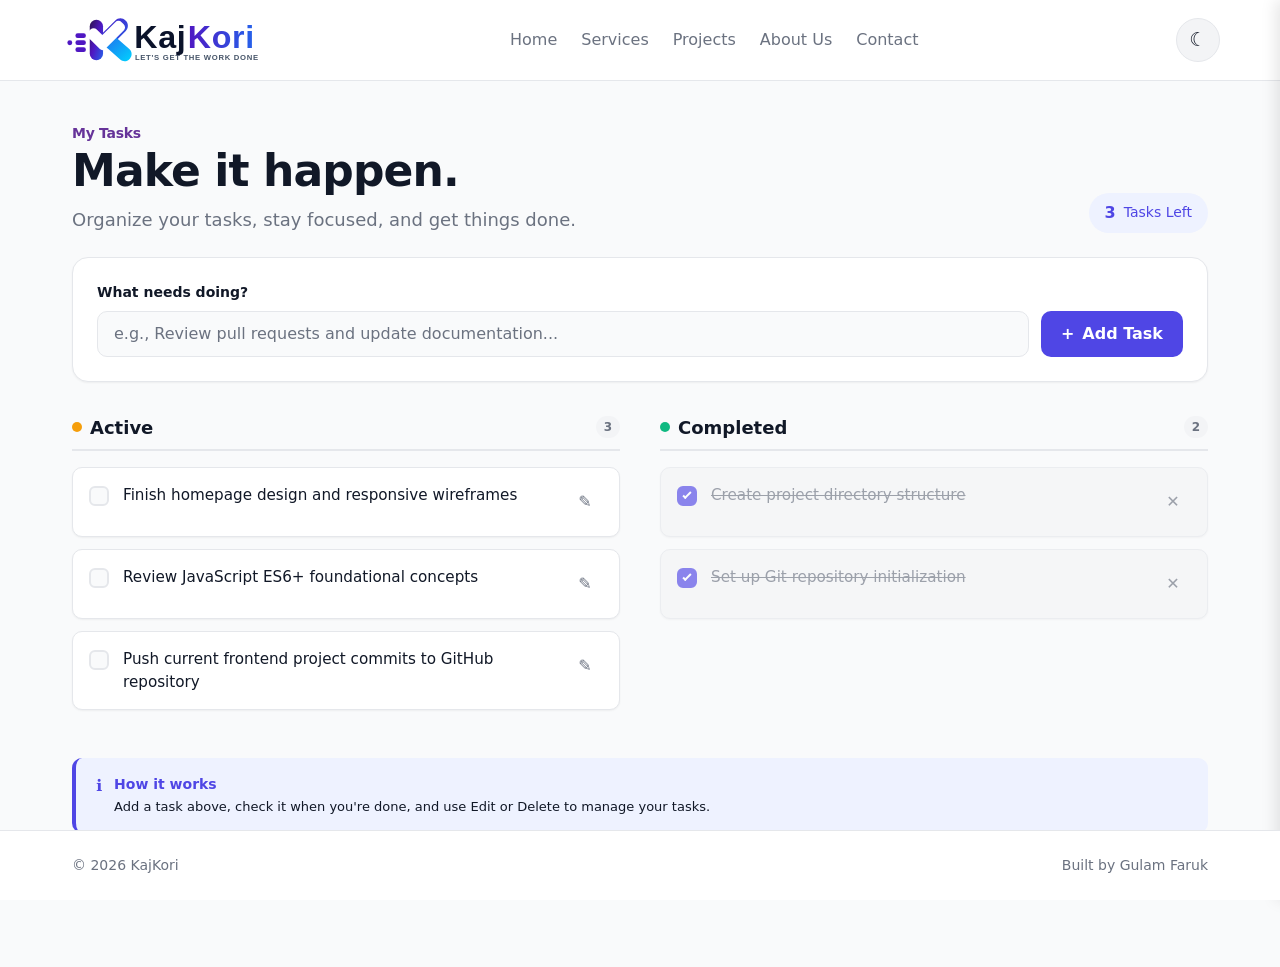
<file: index.html>
<!doctype html>
<html lang="en" data-theme="light">
  <head>
    <meta charset="UTF-8" />
    <meta name="viewport" content="width=device-width, initial-scale=1.0" />
    <title>KajKori — Plan less. Do more.</title>

    <!-- Favicon Links (PNG Format) -->
    <link
      rel="icon"
      type="image/png"
      sizes="32x32"
      href="./assets/images/logo/favicon.png"
    />
    <link
      rel="apple-touch-icon"
      sizes="180x180"
      href="./assets/images/logo/gradient-circle.png"
    />

    <!-- Compiled CSS stylesheet -->
    <link rel="stylesheet" href="./assets/styles/css/style.css" />
    <script src="./assets/js/script.js" defer></script>
  </head>
  <body class="kk_body">
    <!-- Header Section Starts Here -->
    <header class="kk_header_section">
      <div class="kk_container kk_header_container">
        <a href="#" class="kk_header_brand" aria-label="KajKori Home">
          <svg
            xmlns="http://www.w3.org/2000/svg"
            viewBox="0 0 550 160"
            width="100%"
            height="100%"
          >
            <defs>
              <!-- K Stem Gradient -->
              <linearGradient
                id="k_stem_light"
                x1="0%"
                y1="0%"
                x2="100%"
                y2="100%"
              >
                <stop offset="0%" stop-color="#2D124D" />
                <stop offset="50%" stop-color="#4F17C2" />
                <stop offset="100%" stop-color="#2563EB" />
              </linearGradient>

              <!-- Top Arm Gradient -->
              <linearGradient
                id="k_arm_top_light"
                x1="0%"
                y1="0%"
                x2="100%"
                y2="100%"
              >
                <stop offset="0%" stop-color="#4F17C2" />
                <stop offset="100%" stop-color="#2563EB" />
              </linearGradient>

              <!-- Bottom Arm Gradient -->
              <linearGradient
                id="k_arm_bot_light"
                x1="0%"
                y1="0%"
                x2="100%"
                y2="100%"
              >
                <stop offset="0%" stop-color="#2563EB" />
                <stop offset="100%" stop-color="#00D2FF" />
              </linearGradient>

              <!-- Text Gradient for "Kori" -->
              <linearGradient
                id="text_kori_light"
                x1="0%"
                y1="0%"
                x2="100%"
                y2="0%"
              >
                <stop offset="0%" stop-color="#4F17C2" />
                <stop offset="100%" stop-color="#2563EB" />
              </linearGradient>
            </defs>

            <!-- Left Speed Motion Elements -->
            <g fill="#4F17C2">
              <circle cx="28" cy="88" r="7" />
              <rect x="44" y="61" width="30" height="13" rx="6.5" />
              <rect x="44" y="81" width="30" height="13" rx="6.5" />
              <rect x="44" y="101" width="30" height="13" rx="6.5" />
            </g>

            <!-- K Icon Base Structure -->
            <g>
              <!-- Left Vertical Stem -->
              <rect
                x="85"
                y="22"
                width="38"
                height="116"
                rx="19"
                fill="url(#k_stem_light)"
              />

              <!-- Upper Diagonal Arm -->
              <path
                d="M 104 78 L 158 24 C 166 16 179 16 187 24 L 188 25 C 196 33 196 46 188 54 L 138 104 Z"
                fill="url(#k_arm_top_light)"
              />

              <!-- Lower Diagonal Arm -->
              <path
                d="M 118 88 L 172 136 C 180 143 192 142 199 134 L 200 133 C 207 125 206 113 198 106 L 148 62 Z"
                fill="url(#k_arm_bot_light)"
              />

              <!-- Integrated White Checkmark Badge -->
              <path
                d="M 88 80 L 114 106 C 118 110 125 110 129 106 L 182 53 C 187 48 187 40 182 35 L 176 29 C 171 24 163 24 158 29 L 121 66 L 105 50 C 100 45 92 45 87 50 L 81 56 C 76 61 76 69 81 74 Z"
                fill="#FFFFFF"
              />
            </g>

            <!-- Typography -->
            <text
              x="212"
              y="104"
              font-family="-apple-system, BlinkMacSystemFont, 'Segoe UI', Roboto, 'Helvetica Neue', Arial, sans-serif"
              font-size="92"
              font-weight="900"
              fill="#0B132B"
              letter-spacing="2"
            >
              Kaj
            </text>
            <text
              x="365"
              y="104"
              font-family="-apple-system, BlinkMacSystemFont, 'Segoe UI', Roboto, 'Helvetica Neue', Arial, sans-serif"
              font-size="92"
              font-weight="900"
              fill="url(#text_kori_light)"
              letter-spacing="2"
            >
              Kori
            </text>

            <!-- Tagline -->
            <text
              x="214"
              y="138"
              font-family="-apple-system, BlinkMacSystemFont, 'Segoe UI', Roboto, sans-serif"
              font-size="22"
              font-weight="800"
              fill="#475569"
              letter-spacing="2"
            >
              LET'S GET THE WORK DONE
            </text>
          </svg>
        </a>

        <!-- Desktop Navigation -->
        <nav class="kk_desktop_menu">
          <ul class="kk_nav_list">
            <li><a href="#" class="kk_nav_link active">Home</a></li>
            <li><a href="#" class="kk_nav_link">Services</a></li>
            <li><a href="#" class="kk_nav_link">Projects</a></li>
            <li><a href="#" class="kk_nav_link">About Us</a></li>
            <li><a href="#" class="kk_nav_link">Contact</a></li>
          </ul>
        </nav>

        <div class="kk_header_actions">
          <!-- Theme Toggle Button -->
          <button
            class="kk_header_theme_toggle"
            id="kk_theme_toggle_btn"
            type="button"
            aria-label="Toggle theme"
          >
            <span class="kk_theme_icon" aria-hidden="true">☾</span>
          </button>

          <!-- Hamburger Menu Button (Mobile Only) -->
          <button
            class="kk_hamburger_btn"
            id="kk_hamburger_btn"
            type="button"
            aria-label="Open mobile menu"
          >
            <span class="kk_hamburger_bar"></span>
            <span class="kk_hamburger_bar"></span>
            <span class="kk_hamburger_bar"></span>
          </button>
        </div>
      </div>
    </header>

    <!-- Mobile Navigation Drawer & Backdrop -->
    <div class="kk_mobile_overlay" id="kk_mobile_overlay"></div>
    <aside
      class="kk_mobile_drawer"
      id="kk_mobile_drawer"
      aria-label="Mobile Navigation"
    >
      <div class="kk_drawer_header">
        <!-- Only K Icon Logo -->
        <a href="#" class="kk_drawer_logo" aria-label="KajKori Home">
          <svg
            xmlns="http://www.w3.org/2000/svg"
            viewBox="0 0 580 160"
            width="75%"
            height="75%"
          >
            <defs>
              <!-- K Stem Gradient -->
              <linearGradient
                id="k_stem_light"
                x1="0%"
                y1="0%"
                x2="100%"
                y2="100%"
              >
                <stop offset="0%" stop-color="#2D124D" />
                <stop offset="50%" stop-color="#4F17C2" />
                <stop offset="100%" stop-color="#2563EB" />
              </linearGradient>

              <!-- Top Arm Gradient -->
              <linearGradient
                id="k_arm_top_light"
                x1="0%"
                y1="0%"
                x2="100%"
                y2="100%"
              >
                <stop offset="0%" stop-color="#4F17C2" />
                <stop offset="100%" stop-color="#2563EB" />
              </linearGradient>

              <!-- Bottom Arm Gradient -->
              <linearGradient
                id="k_arm_bot_light"
                x1="0%"
                y1="0%"
                x2="100%"
                y2="100%"
              >
                <stop offset="0%" stop-color="#2563EB" />
                <stop offset="100%" stop-color="#00D2FF" />
              </linearGradient>

              <!-- Text Gradient for "Kori" -->
              <linearGradient
                id="text_kori_light"
                x1="0%"
                y1="0%"
                x2="100%"
                y2="0%"
              >
                <stop offset="0%" stop-color="#4F17C2" />
                <stop offset="100%" stop-color="#2563EB" />
              </linearGradient>
            </defs>

            <!-- Left Speed Motion Elements -->
            <g fill="#4F17C2">
              <circle cx="28" cy="88" r="7" />
              <rect x="44" y="61" width="30" height="13" rx="6.5" />
              <rect x="44" y="81" width="30" height="13" rx="6.5" />
              <rect x="44" y="101" width="30" height="13" rx="6.5" />
            </g>

            <!-- K Icon Base Structure -->
            <g>
              <!-- Left Vertical Stem -->
              <rect
                x="85"
                y="22"
                width="38"
                height="116"
                rx="19"
                fill="url(#k_stem_light)"
              />

              <!-- Upper Diagonal Arm -->
              <path
                d="M 104 78 L 158 24 C 166 16 179 16 187 24 L 188 25 C 196 33 196 46 188 54 L 138 104 Z"
                fill="url(#k_arm_top_light)"
              />

              <!-- Lower Diagonal Arm -->
              <path
                d="M 118 88 L 172 136 C 180 143 192 142 199 134 L 200 133 C 207 125 206 113 198 106 L 148 62 Z"
                fill="url(#k_arm_bot_light)"
              />

              <!-- Integrated White Checkmark Badge -->
              <path
                d="M 88 80 L 114 106 C 118 110 125 110 129 106 L 182 53 C 187 48 187 40 182 35 L 176 29 C 171 24 163 24 158 29 L 121 66 L 105 50 C 100 45 92 45 87 50 L 81 56 C 76 61 76 69 81 74 Z"
                fill="#FFFFFF"
              />
            </g>

            <!-- Typography -->
            <text
              x="212"
              y="104"
              font-family="-apple-system, BlinkMacSystemFont, 'Segoe UI', Roboto, 'Helvetica Neue', Arial, sans-serif"
              font-size="92"
              font-weight="900"
              fill="#0B132B"
              letter-spacing="2"
            >
              Kaj
            </text>
            <text
              x="365"
              y="104"
              font-family="-apple-system, BlinkMacSystemFont, 'Segoe UI', Roboto, 'Helvetica Neue', Arial, sans-serif"
              font-size="92"
              font-weight="900"
              fill="url(#text_kori_light)"
              letter-spacing="2"
            >
              Kori
            </text>

            <!-- Tagline -->
            <text
              x="214"
              y="138"
              font-family="-apple-system, BlinkMacSystemFont, 'Segoe UI', Roboto, sans-serif"
              font-size="22"
              font-weight="800"
              fill="#475569"
              letter-spacing="2"
            >
              LET'S GET THE WORK DONE
            </text>
          </svg>
        </a>

        <button
          class="kk_drawer_close_btn"
          id="kk_drawer_close_btn"
          type="button"
          aria-label="Close menu"
        >
          &times;
        </button>
      </div>

      <nav class="kk_mobile_menu">
        <ul class="kk_mobile_nav_list">
          <li><a href="#" class="kk_mobile_nav_link active">Home</a></li>
          <li><a href="#" class="kk_mobile_nav_link">Services</a></li>
          <li><a href="#" class="kk_mobile_nav_link">Projects</a></li>
          <li><a href="#" class="kk_mobile_nav_link">About Us</a></li>
          <li><a href="#" class="kk_mobile_nav_link">Contact</a></li>
        </ul>
      </nav>

      <!-- Mobile Drawer Footer Social Links -->
      <div class="kk_drawer_footer">
        <div class="kk_social_links">
          <!-- Facebook -->
          <a href="#" class="kk_social_icon" aria-label="Facebook">
            <svg viewBox="0 0 24 24" width="20" height="20" fill="currentColor">
              <path
                d="M22 12c0-5.52-4.48-10-10-10S2 6.48 2 12c0 4.84 3.44 8.87 8 9.8V15H7.5v-3H10V9.5C10 7.01 11.49 5.6 13.78 5.6c1.1 0 2.25.2 2.25.2v2.47h-1.27c-1.24 0-1.63.77-1.63 1.56V12h2.78l-.45 3h-2.33v6.8c4.56-.93 8-4.96 8-9.8z"
              />
            </svg>
          </a>
          <!-- X (Twitter) -->
          <a href="#" class="kk_social_icon" aria-label="X">
            <svg viewBox="0 0 24 24" width="20" height="20" fill="currentColor">
              <path
                d="M18.244 2.25h3.308l-7.227 8.26 8.502 11.24H16.17l-5.214-6.817L4.99 21.75H1.68l7.73-8.835L1.254 2.25H8.08l4.713 6.231zm-1.161 17.52h1.833L7.084 4.126H5.117z"
              />
            </svg>
          </a>
          <!-- LinkedIn -->
          <a href="#" class="kk_social_icon" aria-label="LinkedIn">
            <svg viewBox="0 0 24 24" width="20" height="20" fill="currentColor">
              <path
                d="M19 3a2 2 0 0 1 2 2v14a2 2 0 0 1-2 2H5a2 2 0 0 1-2-2V5a2 2 0 0 1 2-2h14m-.5 15.5v-5.3a3.26 3.26 0 0 0-3.26-3.26c-.85 0-1.84.52-2.28 1.3v-1.11h-2.79v8.37h2.79v-4.93c0-.77.62-1.4 1.39-1.4a1.4 1.4 0 0 1 1.4 1.4v4.93h2.75M6.46 10.9v8.37H9.25V10.9H6.46M7.86 6.7a1.63 1.63 0 1 0 0 3.26 1.63 1.63 0 0 0 0-3.26z"
              />
            </svg>
          </a>
          <!-- GitHub -->
          <a href="#" class="kk_social_icon" aria-label="GitHub">
            <svg viewBox="0 0 24 24" width="20" height="20" fill="currentColor">
              <path
                d="M12 2A10 10 0 0 0 2 12c0 4.42 2.87 8.17 6.84 9.5.5.08.66-.23.66-.5v-1.69c-2.77.6-3.36-1.34-3.36-1.34-.46-1.16-1.11-1.47-1.11-1.47-.91-.62.07-.6.07-.6 1 .07 1.53 1.03 1.53 1.03.87 1.52 2.34 1.07 2.91.83.1-.65.35-1.09.63-1.34-2.22-.25-4.55-1.11-4.55-4.92 0-1.11.38-2 1.03-2.71-.1-.25-.45-1.29.1-2.64 0 0 .84-.27 2.75 1.02.79-.22 1.65-.33 2.5-.33.85 0 1.71.11 2.5.33 1.91-1.29 2.75-1.02 2.75-1.02.55 1.35.2 2.39.1 2.64.65.71 1.03 1.6 1.03 2.71 0 3.82-2.34 4.66-4.57 4.91.36.31.69.92.69 1.85V21c0 .27.16.59.67.5C19.14 20.16 22 16.42 22 12A10 10 0 0 0 12 2z"
              />
            </svg>
          </a>
        </div>
      </div>
    </aside>
    <!-- Header Section Ends Here -->

    <!-- Content Body Starts Here -->
    <main class="kk_main_content">
      <div class="kk_container">
        <!-- Intro / Task Summary Section Starts Here -->
        <section class="kk_intro_section">
          <div class="kk_intro_header">
            <span class="kk_intro_eyebrow">My Tasks</span>
            <h1 class="kk_intro_title">Make it happen.</h1>
            <p class="kk_intro_subtitle">
              Organize your tasks, stay focused, and get things done.
            </p>
          </div>
          <div class="kk_intro_summary">
            <span class="kk_summary_badge_count" id="kk_summary_count">3</span>
            <span class="kk_summary_badge_label">Tasks Left</span>
          </div>
        </section>
        <!-- Intro / Task Summary Section Ends Here -->

        <!-- Add Task Section Starts Here -->
        <section class="kk_add_task_section">
          <form
            class="kk_add_task_card"
            id="kk_task_form"
            onsubmit="return false;"
          >
            <label for="kk_task_input" class="kk_task_input_label"
              >What needs doing?</label
            >
            <div class="kk_task_form_group">
              <input
                type="text"
                id="kk_task_input"
                class="kk_task_input"
                placeholder="e.g., Review pull requests and update documentation..."
                required
                autocomplete="off"
              />
              <button
                type="submit"
                class="kk_add_task_button"
                id="kk_add_task_btn"
              >
                <span class="kk_button_icon" aria-hidden="true">+</span>
                <span>Add Task</span>
              </button>
            </div>
          </form>
        </section>
        <!-- Add Task Section Ends Here -->

        <!-- Task Board Section Starts Here -->
        <div class="kk_task_board_grid">
          <!-- Active Task List Column Starts Here -->
          <section class="kk_task_section" id="kk_active_tasks_section">
            <div class="kk_task_section_header">
              <div class="kk_task_section_title_group">
                <span
                  class="kk_status_indicator kk_status_active"
                  aria-hidden="true"
                ></span>
                <h2 class="kk_task_section_title">Active</h2>
              </div>
              <span class="kk_task_count_badge" id="kk_active_count">3</span>
            </div>

            <ul class="kk_task_list" id="kk_active_tasks_list">
              <!-- Task Item 1 -->
              <li class="kk_task_item">
                <article class="kk_task_card kk_task_card_active">
                  <label class="kk_checkbox_wrapper">
                    <input
                      type="checkbox"
                      class="kk_checkbox_input"
                      id="kk_task_chk_1"
                    />
                    <span class="kk_checkbox_custom"></span>
                    <span class="kk_visually_hidden">Mark task complete</span>
                  </label>
                  <div class="kk_task_content">
                    <p class="kk_task_title">
                      Finish homepage design and responsive wireframes
                    </p>
                  </div>
                  <div class="kk_task_actions">
                    <button
                      type="button"
                      class="kk_action_button kk_action_edit"
                      aria-label="Edit task"
                    >
                      <span aria-hidden="true">✎</span>
                    </button>
                  </div>
                </article>
              </li>

              <!-- Task Item 2 -->
              <li class="kk_task_item">
                <article class="kk_task_card kk_task_card_active">
                  <label class="kk_checkbox_wrapper">
                    <input
                      type="checkbox"
                      class="kk_checkbox_input"
                      id="kk_task_chk_2"
                    />
                    <span class="kk_checkbox_custom"></span>
                    <span class="kk_visually_hidden">Mark task complete</span>
                  </label>
                  <div class="kk_task_content">
                    <p class="kk_task_title">
                      Review JavaScript ES6+ foundational concepts
                    </p>
                  </div>
                  <div class="kk_task_actions">
                    <button
                      type="button"
                      class="kk_action_button kk_action_edit"
                      aria-label="Edit task"
                    >
                      <span aria-hidden="true">✎</span>
                    </button>
                  </div>
                </article>
              </li>

              <!-- Task Item 3 -->
              <li class="kk_task_item">
                <article class="kk_task_card kk_task_card_active">
                  <label class="kk_checkbox_wrapper">
                    <input
                      type="checkbox"
                      class="kk_checkbox_input"
                      id="kk_task_chk_3"
                    />
                    <span class="kk_checkbox_custom"></span>
                    <span class="kk_visually_hidden">Mark task complete</span>
                  </label>
                  <div class="kk_task_content">
                    <p class="kk_task_title">
                      Push current frontend project commits to GitHub repository
                    </p>
                  </div>
                  <div class="kk_task_actions">
                    <button
                      type="button"
                      class="kk_action_button kk_action_edit"
                      aria-label="Edit task"
                    >
                      <span aria-hidden="true">✎</span>
                    </button>
                  </div>
                </article>
              </li>
            </ul>

            <!-- Active Empty State -->
            <div
              class="kk_empty_state kk_empty_state_active"
              id="kk_active_empty_state"
              style="display: none"
            >
              <div class="kk_empty_state_icon" aria-hidden="true">✓</div>
              <p class="kk_empty_state_title">No active tasks</p>
              <p class="kk_empty_state_text">
                You're all caught up. Nice work!
              </p>
            </div>
          </section>
          <!-- Active Task List Column Ends Here -->

          <!-- Completed Task List Column Starts Here -->
          <section class="kk_task_section" id="kk_completed_tasks_section">
            <div class="kk_task_section_header">
              <div class="kk_task_section_title_group">
                <span
                  class="kk_status_indicator kk_status_completed"
                  aria-hidden="true"
                ></span>
                <h2 class="kk_task_section_title">Completed</h2>
              </div>
              <span class="kk_task_count_badge" id="kk_completed_count">2</span>
            </div>

            <ul class="kk_task_list" id="kk_completed_tasks_list">
              <!-- Completed Item 1 -->
              <li class="kk_task_item">
                <article class="kk_task_card kk_task_card_completed">
                  <label class="kk_checkbox_wrapper">
                    <input
                      type="checkbox"
                      class="kk_checkbox_input"
                      id="kk_task_chk_4"
                      checked
                    />
                    <span class="kk_checkbox_custom"></span>
                    <span class="kk_visually_hidden">Mark task incomplete</span>
                  </label>
                  <div class="kk_task_content">
                    <p class="kk_task_title">
                      Create project directory structure
                    </p>
                  </div>
                  <div class="kk_task_actions">
                    <button
                      type="button"
                      class="kk_action_button kk_action_delete"
                      aria-label="Delete completed task"
                    >
                      <span aria-hidden="true">✕</span>
                    </button>
                  </div>
                </article>
              </li>

              <!-- Completed Item 2 -->
              <li class="kk_task_item">
                <article class="kk_task_card kk_task_card_completed">
                  <label class="kk_checkbox_wrapper">
                    <input
                      type="checkbox"
                      class="kk_checkbox_input"
                      id="kk_task_chk_5"
                      checked
                    />
                    <span class="kk_checkbox_custom"></span>
                    <span class="kk_visually_hidden">Mark task incomplete</span>
                  </label>
                  <div class="kk_task_content">
                    <p class="kk_task_title">
                      Set up Git repository initialization
                    </p>
                  </div>
                  <div class="kk_task_actions">
                    <button
                      type="button"
                      class="kk_action_button kk_action_delete"
                      aria-label="Delete completed task"
                    >
                      <span aria-hidden="true">✕</span>
                    </button>
                  </div>
                </article>
              </li>
            </ul>

            <!-- Completed Empty State Component Placeholder -->
            <div
              class="kk_empty_state kk_empty_state_completed"
              id="kk_completed_empty_state"
              style="display: none"
            >
              <div class="kk_empty_state_icon" aria-hidden="true">◷</div>
              <p class="kk_empty_state_title">No completed tasks</p>
              <p class="kk_empty_state_text">
                Completed tasks will appear here.
              </p>
            </div>
          </section>
          <!-- Completed Task List Column Ends Here -->
        </div>
        <!-- Task Board Section Ends Here -->

        <!-- Instructions Section Starts Here -->
        <aside class="kk_instructions_section">
          <div class="kk_instructions_card">
            <span class="kk_instructions_icon" aria-hidden="true">ℹ</span>
            <div class="kk_instructions_content">
              <h3 class="kk_instructions_title">How it works</h3>
              <p class="kk_instructions_text">
                Add a task above, check it when you're done, and use Edit or
                Delete to manage your tasks.
              </p>
            </div>
          </div>
        </aside>
        <!-- Instructions Section Ends Here -->
      </div>
    </main>
    <!-- Content Body Ends Here -->

    <!-- Footer Section Starts Here -->
    <footer class="kk_footer_section">
      <div class="kk_container kk_footer_container">
        <p class="kk_footer_copyright">&copy; 2026 KajKori</p>
        <p class="kk_footer_credits">Built by Gulam Faruk</p>
      </div>
    </footer>
    <!-- Footer Section Ends Here -->
  </body>
</html>
</file>
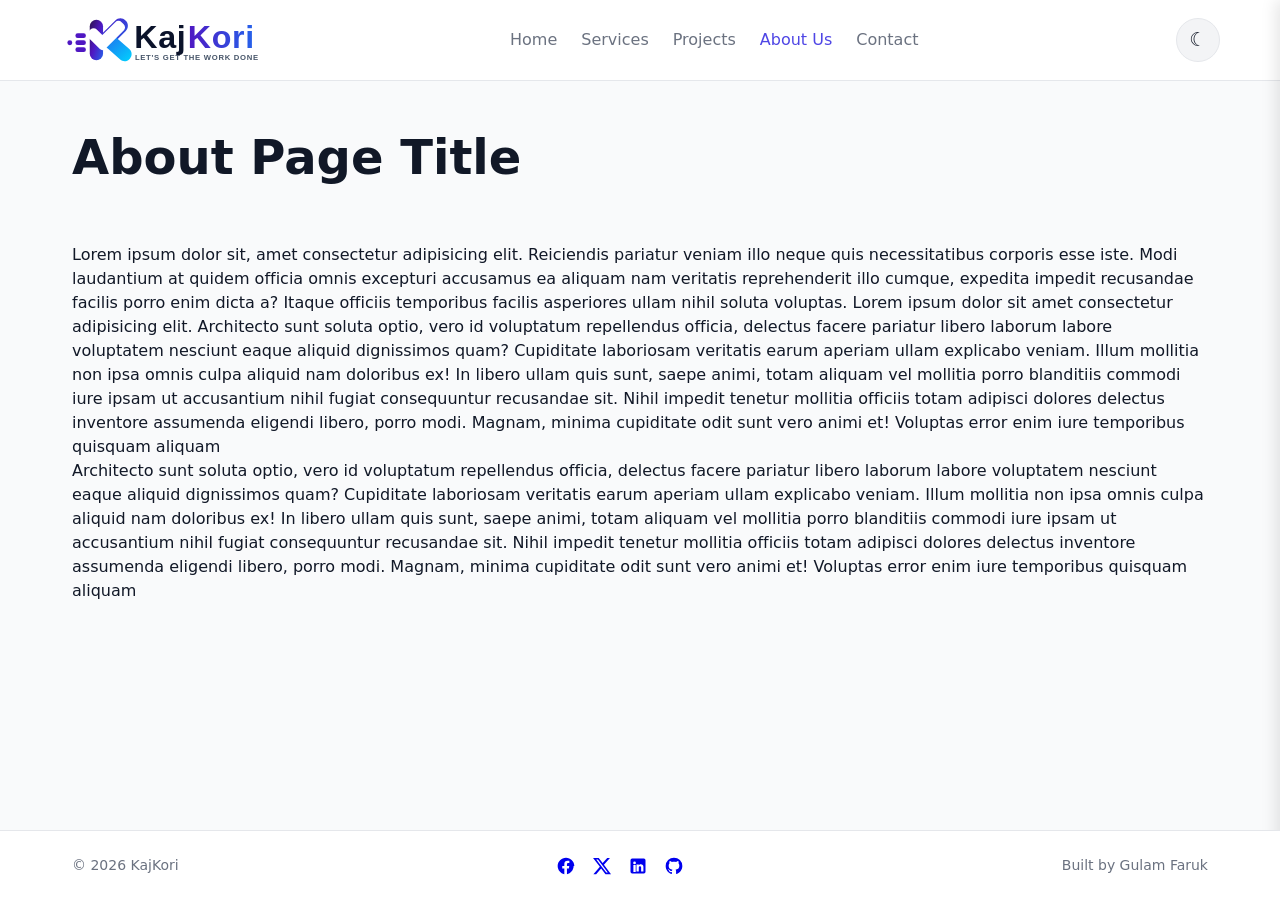
<file: about.html>
<!doctype html>
<html lang="en" data-theme="light">
  <head>
    <meta charset="UTF-8" />
    <meta name="viewport" content="width=device-width, initial-scale=1.0" />
    <title>KajKori — Plan less. Do more.</title>

    <!-- Favicon Links (PNG Format) -->
    <link
      rel="icon"
      type="image/png"
      sizes="32x32"
      href="./assets/images/logo/favicon.png"
    />
    <link
      rel="apple-touch-icon"
      sizes="180x180"
      href="./assets/images/logo/gradient-circle.png"
    />

    <!-- Compiled CSS stylesheet -->
    <link rel="stylesheet" href="./assets/styles/css/style.css" />
    <script src="./assets/js/script.js" defer></script>
  </head>
  <body class="kk_body">
    <!-- Header Section Starts Here -->
    <header class="kk_header_section">
      <div class="kk_container kk_header_container">
        <a href="index.html" class="kk_header_brand" aria-label="KajKori Home">
          <svg
            xmlns="http://www.w3.org/2000/svg"
            viewBox="0 0 550 160"
            width="100%"
            height="100%"
          >
            <defs>
              <!-- K Stem Gradient -->
              <linearGradient
                id="k_stem_light"
                x1="0%"
                y1="0%"
                x2="100%"
                y2="100%"
              >
                <stop offset="0%" class="stem-stop-1" />
                <stop offset="50%" class="stem-stop-2" />
                <stop offset="100%" class="stem-stop-3" />
              </linearGradient>

              <!-- Top Arm Gradient -->
              <linearGradient
                id="k_arm_top_light"
                x1="0%"
                y1="0%"
                x2="100%"
                y2="100%"
              >
                <stop offset="0%" class="arm-top-stop-1" />
                <stop offset="100%" class="arm-top-stop-2" />
              </linearGradient>

              <!-- Bottom Arm Gradient -->
              <linearGradient
                id="k_arm_bot_light"
                x1="0%"
                y1="0%"
                x2="100%"
                y2="100%"
              >
                <stop offset="0%" class="arm-bot-stop-1" />
                <stop offset="100%" class="arm-bot-stop-2" />
              </linearGradient>

              <!-- Text Gradient for "Kori" -->
              <linearGradient
                id="text_kori_light"
                x1="0%"
                y1="0%"
                x2="100%"
                y2="0%"
              >
                <stop offset="0%" class="kori-stop-1" />
                <stop offset="100%" class="kori-stop-2" />
              </linearGradient>
            </defs>

            <!-- Left Speed Motion Elements -->
            <g class="kk_logo_speed_dots">
              <circle cx="28" cy="88" r="7" />
              <rect x="44" y="61" width="30" height="13" rx="6.5" />
              <rect x="44" y="81" width="30" height="13" rx="6.5" />
              <rect x="44" y="101" width="30" height="13" rx="6.5" />
            </g>

            <!-- K Icon Base Structure -->
            <g>
              <!-- Left Vertical Stem -->
              <rect
                x="85"
                y="22"
                width="38"
                height="116"
                rx="19"
                fill="url(#k_stem_light)"
              />

              <!-- Upper Diagonal Arm -->
              <path
                d="M 104 78 L 158 24 C 166 16 179 16 187 24 L 188 25 C 196 33 196 46 188 54 L 138 104 Z"
                fill="url(#k_arm_top_light)"
              />

              <!-- Lower Diagonal Arm -->
              <path
                d="M 118 88 L 172 136 C 180 143 192 142 199 134 L 200 133 C 207 125 206 113 198 106 L 148 62 Z"
                fill="url(#k_arm_bot_light)"
              />

              <!-- Integrated White Checkmark Badge -->
              <path
                d="M 88 80 L 114 106 C 118 110 125 110 129 106 L 182 53 C 187 48 187 40 182 35 L 176 29 C 171 24 163 24 158 29 L 121 66 L 105 50 C 100 45 92 45 87 50 L 81 56 C 76 61 76 69 81 74 Z"
                fill="#FFFFFF"
              />
            </g>

            <!-- Typography -->
            <text
              x="212"
              y="104"
              font-family="-apple-system, BlinkMacSystemFont, 'Segoe UI', Roboto, 'Helvetica Neue', Arial, sans-serif"
              font-size="92"
              font-weight="900"
              class="kk_logo_text_kaj"
              letter-spacing="2"
            >
              Kaj
            </text>
            <text
              x="365"
              y="104"
              font-family="-apple-system, BlinkMacSystemFont, 'Segoe UI', Roboto, 'Helvetica Neue', Arial, sans-serif"
              font-size="92"
              font-weight="900"
              fill="url(#text_kori_light)"
              letter-spacing="2"
            >
              Kori
            </text>

            <!-- Tagline -->
            <text
              x="214"
              y="138"
              font-family="-apple-system, BlinkMacSystemFont, 'Segoe UI', Roboto, sans-serif"
              font-size="22"
              font-weight="800"
              class="kk_logo_tagline"
              letter-spacing="2"
            >
              LET'S GET THE WORK DONE
            </text>
          </svg>
        </a>

        <!-- Desktop Navigation -->
        <nav class="kk_desktop_menu">
          <ul class="kk_nav_list">
            <li><a href="index.html" class="kk_nav_link active">Home</a></li>
            <li><a href="services.html" class="kk_nav_link">Services</a></li>
            <li><a href="projects.html" class="kk_nav_link">Projects</a></li>
            <li><a href="about.html" class="kk_nav_link">About Us</a></li>
            <li><a href="contact.html" class="kk_nav_link">Contact</a></li>
          </ul>
        </nav>

        <div class="kk_header_actions">
          <!-- Theme Toggle Button -->
          <button
            class="kk_header_theme_toggle"
            id="kk_theme_toggle_btn"
            type="button"
            aria-label="Toggle theme"
          >
            <span class="kk_theme_icon" aria-hidden="true">☾</span>
          </button>

          <!-- Hamburger Menu Button (Mobile Only) -->
          <button
            class="kk_hamburger_btn"
            id="kk_hamburger_btn"
            type="button"
            aria-label="Open mobile menu"
          >
            <span class="kk_hamburger_bar"></span>
            <span class="kk_hamburger_bar"></span>
            <span class="kk_hamburger_bar"></span>
          </button>
        </div>
      </div>
    </header>

    <!-- Mobile Navigation Drawer & Backdrop -->
    <div class="kk_mobile_overlay" id="kk_mobile_overlay"></div>
    <aside
      class="kk_mobile_drawer"
      id="kk_mobile_drawer"
      aria-label="Mobile Navigation"
    >
      <div class="kk_drawer_header">
        <!-- Only K Icon Logo -->
        <a href="index.html" class="kk_drawer_logo" aria-label="KajKori Home">
          <svg
            xmlns="http://www.w3.org/2000/svg"
            viewBox="0 0 580 160"
            width="75%"
            height="75%"
          >
            <defs>
              <!-- K Stem Gradient -->
              <linearGradient
                id="k_stem_light_drawer"
                x1="0%"
                y1="0%"
                x2="100%"
                y2="100%"
              >
                <stop offset="0%" class="stem-stop-1" />
                <stop offset="50%" class="stem-stop-2" />
                <stop offset="100%" class="stem-stop-3" />
              </linearGradient>

              <!-- Top Arm Gradient -->
              <linearGradient
                id="k_arm_top_light_drawer"
                x1="0%"
                y1="0%"
                x2="100%"
                y2="100%"
              >
                <stop offset="0%" class="arm-top-stop-1" />
                <stop offset="100%" class="arm-top-stop-2" />
              </linearGradient>

              <!-- Bottom Arm Gradient -->
              <linearGradient
                id="k_arm_bot_light_drawer"
                x1="0%"
                y1="0%"
                x2="100%"
                y2="100%"
              >
                <stop offset="0%" class="arm-bot-stop-1" />
                <stop offset="100%" class="arm-bot-stop-2" />
              </linearGradient>

              <!-- Text Gradient for "Kori" -->
              <linearGradient
                id="text_kori_light_drawer"
                x1="0%"
                y1="0%"
                x2="100%"
                y2="0%"
              >
                <stop offset="0%" class="kori-stop-1" />
                <stop offset="100%" class="kori-stop-2" />
              </linearGradient>
            </defs>

            <!-- Left Speed Motion Elements -->
            <g class="kk_logo_speed_dots">
              <circle cx="28" cy="88" r="7" />
              <rect x="44" y="61" width="30" height="13" rx="6.5" />
              <rect x="44" y="81" width="30" height="13" rx="6.5" />
              <rect x="44" y="101" width="30" height="13" rx="6.5" />
            </g>

            <!-- K Icon Base Structure -->
            <g>
              <!-- Left Vertical Stem -->
              <rect
                x="85"
                y="22"
                width="38"
                height="116"
                rx="19"
                fill="url(#k_stem_light_drawer)"
              />

              <!-- Upper Diagonal Arm -->
              <path
                d="M 104 78 L 158 24 C 166 16 179 16 187 24 L 188 25 C 196 33 196 46 188 54 L 138 104 Z"
                fill="url(#k_arm_top_light_drawer)"
              />

              <!-- Lower Diagonal Arm -->
              <path
                d="M 118 88 L 172 136 C 180 143 192 142 199 134 L 200 133 C 207 125 206 113 198 106 L 148 62 Z"
                fill="url(#k_arm_bot_light_drawer)"
              />

              <!-- Integrated White Checkmark Badge -->
              <path
                d="M 88 80 L 114 106 C 118 110 125 110 129 106 L 182 53 C 187 48 187 40 182 35 L 176 29 C 171 24 163 24 158 29 L 121 66 L 105 50 C 100 45 92 45 87 50 L 81 56 C 76 61 76 69 81 74 Z"
                fill="#FFFFFF"
              />
            </g>

            <!-- Typography -->
            <text
              x="212"
              y="104"
              font-family="-apple-system, BlinkMacSystemFont, 'Segoe UI', Roboto, 'Helvetica Neue', Arial, sans-serif"
              font-size="92"
              font-weight="900"
              class="kk_logo_text_kaj"
              letter-spacing="2"
            >
              Kaj
            </text>
            <text
              x="365"
              y="104"
              font-family="-apple-system, BlinkMacSystemFont, 'Segoe UI', Roboto, 'Helvetica Neue', Arial, sans-serif"
              font-size="92"
              font-weight="900"
              fill="url(#text_kori_light_drawer)"
              letter-spacing="2"
            >
              Kori
            </text>

            <!-- Tagline -->
            <text
              x="214"
              y="138"
              font-family="-apple-system, BlinkMacSystemFont, 'Segoe UI', Roboto, sans-serif"
              font-size="22"
              font-weight="800"
              class="kk_logo_tagline"
              letter-spacing="2"
            >
              LET'S GET THE WORK DONE
            </text>
          </svg>
        </a>

        <button
          class="kk_drawer_close_btn"
          id="kk_drawer_close_btn"
          type="button"
          aria-label="Close menu"
        >
          &times;
        </button>
      </div>

      <!-- Mobile Drawer Navigation -->
      <nav class="kk_mobile_menu">
        <ul class="kk_mobile_nav_list">
          <li>
            <a href="index.html" class="kk_mobile_nav_link active">Home</a>
          </li>
          <li>
            <a href="services.html" class="kk_mobile_nav_link">Services</a>
          </li>
          <li>
            <a href="projects.html" class="kk_mobile_nav_link">Projects</a>
          </li>
          <li><a href="about.html" class="kk_mobile_nav_link">About Us</a></li>
          <li><a href="contact.html" class="kk_mobile_nav_link">Contact</a></li>
        </ul>
      </nav>

      <!-- Mobile Drawer Footer Social Links -->
      <div class="kk_drawer_footer">
        <div class="kk_social_links">
          <!-- Facebook -->
          <a href="#" class="kk_social_icon" aria-label="Facebook">
            <svg viewBox="0 0 24 24" width="20" height="20" fill="currentColor">
              <path
                d="M22 12c0-5.52-4.48-10-10-10S2 6.48 2 12c0 4.84 3.44 8.87 8 9.8V15H7.5v-3H10V9.5C10 7.01 11.49 5.6 13.78 5.6c1.1 0 2.25.2 2.25.2v2.47h-1.27c-1.24 0-1.63.77-1.63 1.56V12h2.78l-.45 3h-2.33v6.8c4.56-.93 8-4.96 8-9.8z"
              />
            </svg>
          </a>
          <!-- X (Twitter) -->
          <a href="#" class="kk_social_icon" aria-label="X">
            <svg viewBox="0 0 24 24" width="20" height="20" fill="currentColor">
              <path
                d="M18.244 2.25h3.308l-7.227 8.26 8.502 11.24H16.17l-5.214-6.817L4.99 21.75H1.68l7.73-8.835L1.254 2.25H8.08l4.713 6.231zm-1.161 17.52h1.833L7.084 4.126H5.117z"
              />
            </svg>
          </a>
          <!-- LinkedIn -->
          <a href="#" class="kk_social_icon" aria-label="LinkedIn">
            <svg viewBox="0 0 24 24" width="20" height="20" fill="currentColor">
              <path
                d="M19 3a2 2 0 0 1 2 2v14a2 2 0 0 1-2 2H5a2 2 0 0 1-2-2V5a2 2 0 0 1 2-2h14m-.5 15.5v-5.3a3.26 3.26 0 0 0-3.26-3.26c-.85 0-1.84.52-2.28 1.3v-1.11h-2.79v8.37h2.79v-4.93c0-.77.62-1.4 1.39-1.4a1.4 1.4 0 0 1 1.4 1.4v4.93h2.75M6.46 10.9v8.37H9.25V10.9H6.46M7.86 6.7a1.63 1.63 0 1 0 0 3.26 1.63 1.63 0 0 0 0-3.26z"
              />
            </svg>
          </a>
          <!-- GitHub -->
          <a href="#" class="kk_social_icon" aria-label="GitHub">
            <svg viewBox="0 0 24 24" width="20" height="20" fill="currentColor">
              <path
                d="M12 2A10 10 0 0 0 2 12c0 4.42 2.87 8.17 6.84 9.5.5.08.66-.23.66-.5v-1.69c-2.77.6-3.36-1.34-3.36-1.34-.46-1.16-1.11-1.47-1.11-1.47-.91-.62.07-.6.07-.6 1 .07 1.53 1.03 1.53 1.03.87 1.52 2.34 1.07 2.91.83.1-.65.35-1.09.63-1.34-2.22-.25-4.55-1.11-4.55-4.92 0-1.11.38-2 1.03-2.71-.1-.25-.45-1.29.1-2.64 0 0 .84-.27 2.75 1.02.79-.22 1.65-.33 2.5-.33.85 0 1.71.11 2.5.33 1.91-1.29 2.75-1.02 2.75-1.02.55 1.35.2 2.39.1 2.64.65.71 1.03 1.6 1.03 2.71 0 3.82-2.34 4.66-4.57 4.91.36.31.69.92.69 1.85V21c0 .27.16.59.67.5C19.14 20.16 22 16.42 22 12A10 10 0 0 0 12 2z"
              />
            </svg>
          </a>
        </div>
      </div>
    </aside>
    <!-- Header Section Ends Here -->

    <!-- Content Body Starts Here -->
    <main class="kk_main_content">
      <div class="kk_container">
        <!-- Intro / Task Summary Section Starts Here -->
        <section class="kk_intro_section">
          <article class="kk_intro_header">
            <h1 style="font-size: 48px; margin-bottom: 50px">
              About Page Title
            </h1>
            <p class="para">
              Lorem ipsum dolor sit, amet consectetur adipisicing elit.
              Reiciendis pariatur veniam illo neque quis necessitatibus corporis
              esse iste. Modi laudantium at quidem officia omnis excepturi
              accusamus ea aliquam nam veritatis reprehenderit illo cumque,
              expedita impedit recusandae facilis porro enim dicta a? Itaque
              officiis temporibus facilis asperiores ullam nihil soluta
              voluptas. Lorem ipsum dolor sit amet consectetur adipisicing elit.
              Architecto sunt soluta optio, vero id voluptatum repellendus
              officia, delectus facere pariatur libero laborum labore voluptatem
              nesciunt eaque aliquid dignissimos quam? Cupiditate laboriosam
              veritatis earum aperiam ullam explicabo veniam. Illum mollitia non
              ipsa omnis culpa aliquid nam doloribus ex! In libero ullam quis
              sunt, saepe animi, totam aliquam vel mollitia porro blanditiis
              commodi iure ipsam ut accusantium nihil fugiat consequuntur
              recusandae sit. Nihil impedit tenetur mollitia officiis totam
              adipisci dolores delectus inventore assumenda eligendi libero,
              porro modi. Magnam, minima cupiditate odit sunt vero animi et!
              Voluptas error enim iure temporibus quisquam aliquam <br />
              Architecto sunt soluta optio, vero id voluptatum repellendus
              officia, delectus facere pariatur libero laborum labore voluptatem
              nesciunt eaque aliquid dignissimos quam? Cupiditate laboriosam
              veritatis earum aperiam ullam explicabo veniam. Illum mollitia non
              ipsa omnis culpa aliquid nam doloribus ex! In libero ullam quis
              sunt, saepe animi, totam aliquam vel mollitia porro blanditiis
              commodi iure ipsam ut accusantium nihil fugiat consequuntur
              recusandae sit. Nihil impedit tenetur mollitia officiis totam
              adipisci dolores delectus inventore assumenda eligendi libero,
              porro modi. Magnam, minima cupiditate odit sunt vero animi et!
              Voluptas error enim iure temporibus quisquam aliquam
            </p>
          </article>
        </section>
        <!-- Intro / Task Summary Section Ends Here -->
      </div>
    </main>
    <!-- Content Body Ends Here -->

    <!-- Footer Section Starts Here -->
    <footer class="kk_footer_section">
      <div class="kk_container kk_footer_container">
        <p class="kk_footer_copyright">&copy; 2026 KajKori</p>

        <!-- Desktop Footer Social Links -->
        <div class="kk_footer_social">
          <div class="kk_social_links">
            <!-- Facebook -->
            <a href="#" class="kk_social_icon" aria-label="Facebook">
              <svg
                viewBox="0 0 24 24"
                width="20"
                height="20"
                fill="currentColor"
              >
                <path
                  d="M22 12c0-5.52-4.48-10-10-10S2 6.48 2 12c0 4.84 3.44 8.87 8 9.8V15H7.5v-3H10V9.5C10 7.01 11.49 5.6 13.78 5.6c1.1 0 2.25.2 2.25.2v2.47h-1.27c-1.24 0-1.63.77-1.63 1.56V12h2.78l-.45 3h-2.33v6.8c4.56-.93 8-4.96 8-9.8z"
                />
              </svg>
            </a>
            <!-- X (Twitter) -->
            <a href="#" class="kk_social_icon" aria-label="X">
              <svg
                viewBox="0 0 24 24"
                width="20"
                height="20"
                fill="currentColor"
              >
                <path
                  d="M18.244 2.25h3.308l-7.227 8.26 8.502 11.24H16.17l-5.214-6.817L4.99 21.75H1.68l7.73-8.835L1.254 2.25H8.08l4.713 6.231zm-1.161 17.52h1.833L7.084 4.126H5.117z"
                />
              </svg>
            </a>
            <!-- LinkedIn -->
            <a href="#" class="kk_social_icon" aria-label="LinkedIn">
              <svg
                viewBox="0 0 24 24"
                width="20"
                height="20"
                fill="currentColor"
              >
                <path
                  d="M19 3a2 2 0 0 1 2 2v14a2 2 0 0 1-2 2H5a2 2 0 0 1-2-2V5a2 2 0 0 1 2-2h14m-.5 15.5v-5.3a3.26 3.26 0 0 0-3.26-3.26c-.85 0-1.84.52-2.28 1.3v-1.11h-2.79v8.37h2.79v-4.93c0-.77.62-1.4 1.39-1.4a1.4 1.4 0 0 1 1.4 1.4v4.93h2.75M6.46 10.9v8.37H9.25V10.9H6.46M7.86 6.7a1.63 1.63 0 1 0 0 3.26 1.63 1.63 0 0 0 0-3.26z"
                />
              </svg>
            </a>
            <!-- GitHub -->
            <a href="#" class="kk_social_icon" aria-label="GitHub">
              <svg
                viewBox="0 0 24 24"
                width="20"
                height="20"
                fill="currentColor"
              >
                <path
                  d="M12 2A10 10 0 0 0 2 12c0 4.42 2.87 8.17 6.84 9.5.5.08.66-.23.66-.5v-1.69c-2.77.6-3.36-1.34-3.36-1.34-.46-1.16-1.11-1.47-1.11-1.47-.91-.62.07-.6.07-.6 1 .07 1.53 1.03 1.53 1.03.87 1.52 2.34 1.07 2.91.83.1-.65.35-1.09.63-1.34-2.22-.25-4.55-1.11-4.55-4.92 0-1.11.38-2 1.03-2.71-.1-.25-.45-1.29.1-2.64 0 0 .84-.27 2.75 1.02.79-.22 1.65-.33 2.5-.33.85 0 1.71.11 2.5.33 1.91-1.29 2.75-1.02 2.75-1.02.55 1.35.2 2.39.1 2.64.65.71 1.03 1.6 1.03 2.71 0 3.82-2.34 4.66-4.57 4.91.36.31.69.92.69 1.85V21c0 .27.16.59.67.5C19.14 20.16 22 16.42 22 12A10 10 0 0 0 12 2z"
                />
              </svg>
            </a>
          </div>
        </div>

        <p class="kk_footer_credits">Built by Gulam Faruk</p>
      </div>
    </footer>
    <!-- Footer Section Ends Here -->
  </body>
</html>
</file>
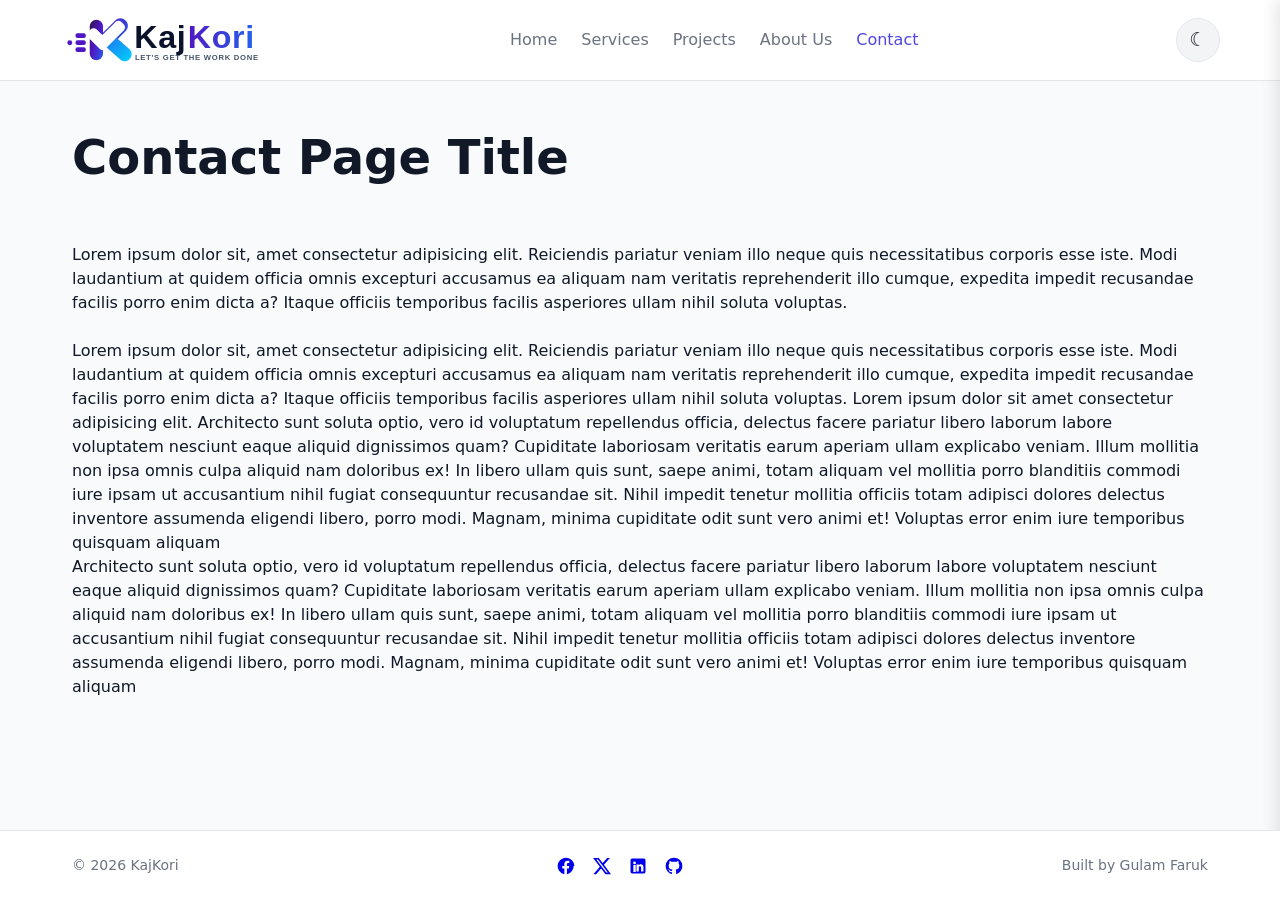
<file: contact.html>
<!doctype html>
<html lang="en" data-theme="light">
  <head>
    <meta charset="UTF-8" />
    <meta name="viewport" content="width=device-width, initial-scale=1.0" />
    <title>KajKori — Plan less. Do more.</title>

    <!-- Favicon Links (PNG Format) -->
    <link
      rel="icon"
      type="image/png"
      sizes="32x32"
      href="./assets/images/logo/favicon.png"
    />
    <link
      rel="apple-touch-icon"
      sizes="180x180"
      href="./assets/images/logo/gradient-circle.png"
    />

    <!-- Compiled CSS stylesheet -->
    <link rel="stylesheet" href="./assets/styles/css/style.css" />
    <script src="./assets/js/script.js" defer></script>
  </head>
  <body class="kk_body">
    <!-- Header Section Starts Here -->
    <header class="kk_header_section">
      <div class="kk_container kk_header_container">
        <a href="index.html" class="kk_header_brand" aria-label="KajKori Home">
          <svg
            xmlns="http://www.w3.org/2000/svg"
            viewBox="0 0 550 160"
            width="100%"
            height="100%"
          >
            <defs>
              <!-- K Stem Gradient -->
              <linearGradient
                id="k_stem_light"
                x1="0%"
                y1="0%"
                x2="100%"
                y2="100%"
              >
                <stop offset="0%" class="stem-stop-1" />
                <stop offset="50%" class="stem-stop-2" />
                <stop offset="100%" class="stem-stop-3" />
              </linearGradient>

              <!-- Top Arm Gradient -->
              <linearGradient
                id="k_arm_top_light"
                x1="0%"
                y1="0%"
                x2="100%"
                y2="100%"
              >
                <stop offset="0%" class="arm-top-stop-1" />
                <stop offset="100%" class="arm-top-stop-2" />
              </linearGradient>

              <!-- Bottom Arm Gradient -->
              <linearGradient
                id="k_arm_bot_light"
                x1="0%"
                y1="0%"
                x2="100%"
                y2="100%"
              >
                <stop offset="0%" class="arm-bot-stop-1" />
                <stop offset="100%" class="arm-bot-stop-2" />
              </linearGradient>

              <!-- Text Gradient for "Kori" -->
              <linearGradient
                id="text_kori_light"
                x1="0%"
                y1="0%"
                x2="100%"
                y2="0%"
              >
                <stop offset="0%" class="kori-stop-1" />
                <stop offset="100%" class="kori-stop-2" />
              </linearGradient>
            </defs>

            <!-- Left Speed Motion Elements -->
            <g class="kk_logo_speed_dots">
              <circle cx="28" cy="88" r="7" />
              <rect x="44" y="61" width="30" height="13" rx="6.5" />
              <rect x="44" y="81" width="30" height="13" rx="6.5" />
              <rect x="44" y="101" width="30" height="13" rx="6.5" />
            </g>

            <!-- K Icon Base Structure -->
            <g>
              <!-- Left Vertical Stem -->
              <rect
                x="85"
                y="22"
                width="38"
                height="116"
                rx="19"
                fill="url(#k_stem_light)"
              />

              <!-- Upper Diagonal Arm -->
              <path
                d="M 104 78 L 158 24 C 166 16 179 16 187 24 L 188 25 C 196 33 196 46 188 54 L 138 104 Z"
                fill="url(#k_arm_top_light)"
              />

              <!-- Lower Diagonal Arm -->
              <path
                d="M 118 88 L 172 136 C 180 143 192 142 199 134 L 200 133 C 207 125 206 113 198 106 L 148 62 Z"
                fill="url(#k_arm_bot_light)"
              />

              <!-- Integrated White Checkmark Badge -->
              <path
                d="M 88 80 L 114 106 C 118 110 125 110 129 106 L 182 53 C 187 48 187 40 182 35 L 176 29 C 171 24 163 24 158 29 L 121 66 L 105 50 C 100 45 92 45 87 50 L 81 56 C 76 61 76 69 81 74 Z"
                fill="#FFFFFF"
              />
            </g>

            <!-- Typography -->
            <text
              x="212"
              y="104"
              font-family="-apple-system, BlinkMacSystemFont, 'Segoe UI', Roboto, 'Helvetica Neue', Arial, sans-serif"
              font-size="92"
              font-weight="900"
              class="kk_logo_text_kaj"
              letter-spacing="2"
            >
              Kaj
            </text>
            <text
              x="365"
              y="104"
              font-family="-apple-system, BlinkMacSystemFont, 'Segoe UI', Roboto, 'Helvetica Neue', Arial, sans-serif"
              font-size="92"
              font-weight="900"
              fill="url(#text_kori_light)"
              letter-spacing="2"
            >
              Kori
            </text>

            <!-- Tagline -->
            <text
              x="214"
              y="138"
              font-family="-apple-system, BlinkMacSystemFont, 'Segoe UI', Roboto, sans-serif"
              font-size="22"
              font-weight="800"
              class="kk_logo_tagline"
              letter-spacing="2"
            >
              LET'S GET THE WORK DONE
            </text>
          </svg>
        </a>

        <!-- Desktop Navigation -->
        <nav class="kk_desktop_menu">
          <ul class="kk_nav_list">
            <li><a href="index.html" class="kk_nav_link active">Home</a></li>
            <li><a href="services.html" class="kk_nav_link">Services</a></li>
            <li><a href="projects.html" class="kk_nav_link">Projects</a></li>
            <li><a href="about.html" class="kk_nav_link">About Us</a></li>
            <li><a href="contact.html" class="kk_nav_link">Contact</a></li>
          </ul>
        </nav>

        <div class="kk_header_actions">
          <!-- Theme Toggle Button -->
          <button
            class="kk_header_theme_toggle"
            id="kk_theme_toggle_btn"
            type="button"
            aria-label="Toggle theme"
          >
            <span class="kk_theme_icon" aria-hidden="true">☾</span>
          </button>

          <!-- Hamburger Menu Button (Mobile Only) -->
          <button
            class="kk_hamburger_btn"
            id="kk_hamburger_btn"
            type="button"
            aria-label="Open mobile menu"
          >
            <span class="kk_hamburger_bar"></span>
            <span class="kk_hamburger_bar"></span>
            <span class="kk_hamburger_bar"></span>
          </button>
        </div>
      </div>
    </header>

    <!-- Mobile Navigation Drawer & Backdrop -->
    <div class="kk_mobile_overlay" id="kk_mobile_overlay"></div>
    <aside
      class="kk_mobile_drawer"
      id="kk_mobile_drawer"
      aria-label="Mobile Navigation"
    >
      <div class="kk_drawer_header">
        <!-- Only K Icon Logo -->
        <a href="index.html" class="kk_drawer_logo" aria-label="KajKori Home">
          <svg
            xmlns="http://www.w3.org/2000/svg"
            viewBox="0 0 580 160"
            width="75%"
            height="75%"
          >
            <defs>
              <!-- K Stem Gradient -->
              <linearGradient
                id="k_stem_light_drawer"
                x1="0%"
                y1="0%"
                x2="100%"
                y2="100%"
              >
                <stop offset="0%" class="stem-stop-1" />
                <stop offset="50%" class="stem-stop-2" />
                <stop offset="100%" class="stem-stop-3" />
              </linearGradient>

              <!-- Top Arm Gradient -->
              <linearGradient
                id="k_arm_top_light_drawer"
                x1="0%"
                y1="0%"
                x2="100%"
                y2="100%"
              >
                <stop offset="0%" class="arm-top-stop-1" />
                <stop offset="100%" class="arm-top-stop-2" />
              </linearGradient>

              <!-- Bottom Arm Gradient -->
              <linearGradient
                id="k_arm_bot_light_drawer"
                x1="0%"
                y1="0%"
                x2="100%"
                y2="100%"
              >
                <stop offset="0%" class="arm-bot-stop-1" />
                <stop offset="100%" class="arm-bot-stop-2" />
              </linearGradient>

              <!-- Text Gradient for "Kori" -->
              <linearGradient
                id="text_kori_light_drawer"
                x1="0%"
                y1="0%"
                x2="100%"
                y2="0%"
              >
                <stop offset="0%" class="kori-stop-1" />
                <stop offset="100%" class="kori-stop-2" />
              </linearGradient>
            </defs>

            <!-- Left Speed Motion Elements -->
            <g class="kk_logo_speed_dots">
              <circle cx="28" cy="88" r="7" />
              <rect x="44" y="61" width="30" height="13" rx="6.5" />
              <rect x="44" y="81" width="30" height="13" rx="6.5" />
              <rect x="44" y="101" width="30" height="13" rx="6.5" />
            </g>

            <!-- K Icon Base Structure -->
            <g>
              <!-- Left Vertical Stem -->
              <rect
                x="85"
                y="22"
                width="38"
                height="116"
                rx="19"
                fill="url(#k_stem_light_drawer)"
              />

              <!-- Upper Diagonal Arm -->
              <path
                d="M 104 78 L 158 24 C 166 16 179 16 187 24 L 188 25 C 196 33 196 46 188 54 L 138 104 Z"
                fill="url(#k_arm_top_light_drawer)"
              />

              <!-- Lower Diagonal Arm -->
              <path
                d="M 118 88 L 172 136 C 180 143 192 142 199 134 L 200 133 C 207 125 206 113 198 106 L 148 62 Z"
                fill="url(#k_arm_bot_light_drawer)"
              />

              <!-- Integrated White Checkmark Badge -->
              <path
                d="M 88 80 L 114 106 C 118 110 125 110 129 106 L 182 53 C 187 48 187 40 182 35 L 176 29 C 171 24 163 24 158 29 L 121 66 L 105 50 C 100 45 92 45 87 50 L 81 56 C 76 61 76 69 81 74 Z"
                fill="#FFFFFF"
              />
            </g>

            <!-- Typography -->
            <text
              x="212"
              y="104"
              font-family="-apple-system, BlinkMacSystemFont, 'Segoe UI', Roboto, 'Helvetica Neue', Arial, sans-serif"
              font-size="92"
              font-weight="900"
              class="kk_logo_text_kaj"
              letter-spacing="2"
            >
              Kaj
            </text>
            <text
              x="365"
              y="104"
              font-family="-apple-system, BlinkMacSystemFont, 'Segoe UI', Roboto, 'Helvetica Neue', Arial, sans-serif"
              font-size="92"
              font-weight="900"
              fill="url(#text_kori_light_drawer)"
              letter-spacing="2"
            >
              Kori
            </text>

            <!-- Tagline -->
            <text
              x="214"
              y="138"
              font-family="-apple-system, BlinkMacSystemFont, 'Segoe UI', Roboto, sans-serif"
              font-size="22"
              font-weight="800"
              class="kk_logo_tagline"
              letter-spacing="2"
            >
              LET'S GET THE WORK DONE
            </text>
          </svg>
        </a>

        <button
          class="kk_drawer_close_btn"
          id="kk_drawer_close_btn"
          type="button"
          aria-label="Close menu"
        >
          &times;
        </button>
      </div>

      <!-- Mobile Drawer Navigation -->
      <nav class="kk_mobile_menu">
        <ul class="kk_mobile_nav_list">
          <li>
            <a href="index.html" class="kk_mobile_nav_link active">Home</a>
          </li>
          <li>
            <a href="services.html" class="kk_mobile_nav_link">Services</a>
          </li>
          <li>
            <a href="projects.html" class="kk_mobile_nav_link">Projects</a>
          </li>
          <li><a href="about.html" class="kk_mobile_nav_link">About Us</a></li>
          <li><a href="contact.html" class="kk_mobile_nav_link">Contact</a></li>
        </ul>
      </nav>

      <!-- Mobile Drawer Footer Social Links -->
      <div class="kk_drawer_footer">
        <div class="kk_social_links">
          <!-- Facebook -->
          <a href="#" class="kk_social_icon" aria-label="Facebook">
            <svg viewBox="0 0 24 24" width="20" height="20" fill="currentColor">
              <path
                d="M22 12c0-5.52-4.48-10-10-10S2 6.48 2 12c0 4.84 3.44 8.87 8 9.8V15H7.5v-3H10V9.5C10 7.01 11.49 5.6 13.78 5.6c1.1 0 2.25.2 2.25.2v2.47h-1.27c-1.24 0-1.63.77-1.63 1.56V12h2.78l-.45 3h-2.33v6.8c4.56-.93 8-4.96 8-9.8z"
              />
            </svg>
          </a>
          <!-- X (Twitter) -->
          <a href="#" class="kk_social_icon" aria-label="X">
            <svg viewBox="0 0 24 24" width="20" height="20" fill="currentColor">
              <path
                d="M18.244 2.25h3.308l-7.227 8.26 8.502 11.24H16.17l-5.214-6.817L4.99 21.75H1.68l7.73-8.835L1.254 2.25H8.08l4.713 6.231zm-1.161 17.52h1.833L7.084 4.126H5.117z"
              />
            </svg>
          </a>
          <!-- LinkedIn -->
          <a href="#" class="kk_social_icon" aria-label="LinkedIn">
            <svg viewBox="0 0 24 24" width="20" height="20" fill="currentColor">
              <path
                d="M19 3a2 2 0 0 1 2 2v14a2 2 0 0 1-2 2H5a2 2 0 0 1-2-2V5a2 2 0 0 1 2-2h14m-.5 15.5v-5.3a3.26 3.26 0 0 0-3.26-3.26c-.85 0-1.84.52-2.28 1.3v-1.11h-2.79v8.37h2.79v-4.93c0-.77.62-1.4 1.39-1.4a1.4 1.4 0 0 1 1.4 1.4v4.93h2.75M6.46 10.9v8.37H9.25V10.9H6.46M7.86 6.7a1.63 1.63 0 1 0 0 3.26 1.63 1.63 0 0 0 0-3.26z"
              />
            </svg>
          </a>
          <!-- GitHub -->
          <a href="#" class="kk_social_icon" aria-label="GitHub">
            <svg viewBox="0 0 24 24" width="20" height="20" fill="currentColor">
              <path
                d="M12 2A10 10 0 0 0 2 12c0 4.42 2.87 8.17 6.84 9.5.5.08.66-.23.66-.5v-1.69c-2.77.6-3.36-1.34-3.36-1.34-.46-1.16-1.11-1.47-1.11-1.47-.91-.62.07-.6.07-.6 1 .07 1.53 1.03 1.53 1.03.87 1.52 2.34 1.07 2.91.83.1-.65.35-1.09.63-1.34-2.22-.25-4.55-1.11-4.55-4.92 0-1.11.38-2 1.03-2.71-.1-.25-.45-1.29.1-2.64 0 0 .84-.27 2.75 1.02.79-.22 1.65-.33 2.5-.33.85 0 1.71.11 2.5.33 1.91-1.29 2.75-1.02 2.75-1.02.55 1.35.2 2.39.1 2.64.65.71 1.03 1.6 1.03 2.71 0 3.82-2.34 4.66-4.57 4.91.36.31.69.92.69 1.85V21c0 .27.16.59.67.5C19.14 20.16 22 16.42 22 12A10 10 0 0 0 12 2z"
              />
            </svg>
          </a>
        </div>
      </div>
    </aside>
    <!-- Header Section Ends Here -->

    <!-- Content Body Starts Here -->
    <main class="kk_main_content">
      <div class="kk_container">
        <!-- Intro / Task Summary Section Starts Here -->
        <section class="kk_intro_section">
          <article class="kk_intro_header">
            <h1 style="font-size: 48px; margin-bottom: 50px">
              Contact Page Title
            </h1>

            <p class="para">
              Lorem ipsum dolor sit, amet consectetur adipisicing elit.
              Reiciendis pariatur veniam illo neque quis necessitatibus corporis
              esse iste. Modi laudantium at quidem officia omnis excepturi
              accusamus ea aliquam nam veritatis reprehenderit illo cumque,
              expedita impedit recusandae facilis porro enim dicta a? Itaque
              officiis temporibus facilis asperiores ullam nihil soluta
              voluptas.
            </p>
            <br />
            <p class="para">
              Lorem ipsum dolor sit, amet consectetur adipisicing elit.
              Reiciendis pariatur veniam illo neque quis necessitatibus corporis
              esse iste. Modi laudantium at quidem officia omnis excepturi
              accusamus ea aliquam nam veritatis reprehenderit illo cumque,
              expedita impedit recusandae facilis porro enim dicta a? Itaque
              officiis temporibus facilis asperiores ullam nihil soluta
              voluptas. Lorem ipsum dolor sit amet consectetur adipisicing elit.
              Architecto sunt soluta optio, vero id voluptatum repellendus
              officia, delectus facere pariatur libero laborum labore voluptatem
              nesciunt eaque aliquid dignissimos quam? Cupiditate laboriosam
              veritatis earum aperiam ullam explicabo veniam. Illum mollitia non
              ipsa omnis culpa aliquid nam doloribus ex! In libero ullam quis
              sunt, saepe animi, totam aliquam vel mollitia porro blanditiis
              commodi iure ipsam ut accusantium nihil fugiat consequuntur
              recusandae sit. Nihil impedit tenetur mollitia officiis totam
              adipisci dolores delectus inventore assumenda eligendi libero,
              porro modi. Magnam, minima cupiditate odit sunt vero animi et!
              Voluptas error enim iure temporibus quisquam aliquam <br />
              Architecto sunt soluta optio, vero id voluptatum repellendus
              officia, delectus facere pariatur libero laborum labore voluptatem
              nesciunt eaque aliquid dignissimos quam? Cupiditate laboriosam
              veritatis earum aperiam ullam explicabo veniam. Illum mollitia non
              ipsa omnis culpa aliquid nam doloribus ex! In libero ullam quis
              sunt, saepe animi, totam aliquam vel mollitia porro blanditiis
              commodi iure ipsam ut accusantium nihil fugiat consequuntur
              recusandae sit. Nihil impedit tenetur mollitia officiis totam
              adipisci dolores delectus inventore assumenda eligendi libero,
              porro modi. Magnam, minima cupiditate odit sunt vero animi et!
              Voluptas error enim iure temporibus quisquam aliquam
            </p>
          </article>
        </section>
        <!-- Intro / Task Summary Section Ends Here -->
      </div>
    </main>
    <!-- Content Body Ends Here -->

    <!-- Footer Section Starts Here -->
    <footer class="kk_footer_section">
      <div class="kk_container kk_footer_container">
        <p class="kk_footer_copyright">&copy; 2026 KajKori</p>

        <!-- Desktop Footer Social Links -->
        <div class="kk_footer_social">
          <div class="kk_social_links">
            <!-- Facebook -->
            <a href="#" class="kk_social_icon" aria-label="Facebook">
              <svg
                viewBox="0 0 24 24"
                width="20"
                height="20"
                fill="currentColor"
              >
                <path
                  d="M22 12c0-5.52-4.48-10-10-10S2 6.48 2 12c0 4.84 3.44 8.87 8 9.8V15H7.5v-3H10V9.5C10 7.01 11.49 5.6 13.78 5.6c1.1 0 2.25.2 2.25.2v2.47h-1.27c-1.24 0-1.63.77-1.63 1.56V12h2.78l-.45 3h-2.33v6.8c4.56-.93 8-4.96 8-9.8z"
                />
              </svg>
            </a>
            <!-- X (Twitter) -->
            <a href="#" class="kk_social_icon" aria-label="X">
              <svg
                viewBox="0 0 24 24"
                width="20"
                height="20"
                fill="currentColor"
              >
                <path
                  d="M18.244 2.25h3.308l-7.227 8.26 8.502 11.24H16.17l-5.214-6.817L4.99 21.75H1.68l7.73-8.835L1.254 2.25H8.08l4.713 6.231zm-1.161 17.52h1.833L7.084 4.126H5.117z"
                />
              </svg>
            </a>
            <!-- LinkedIn -->
            <a href="#" class="kk_social_icon" aria-label="LinkedIn">
              <svg
                viewBox="0 0 24 24"
                width="20"
                height="20"
                fill="currentColor"
              >
                <path
                  d="M19 3a2 2 0 0 1 2 2v14a2 2 0 0 1-2 2H5a2 2 0 0 1-2-2V5a2 2 0 0 1 2-2h14m-.5 15.5v-5.3a3.26 3.26 0 0 0-3.26-3.26c-.85 0-1.84.52-2.28 1.3v-1.11h-2.79v8.37h2.79v-4.93c0-.77.62-1.4 1.39-1.4a1.4 1.4 0 0 1 1.4 1.4v4.93h2.75M6.46 10.9v8.37H9.25V10.9H6.46M7.86 6.7a1.63 1.63 0 1 0 0 3.26 1.63 1.63 0 0 0 0-3.26z"
                />
              </svg>
            </a>
            <!-- GitHub -->
            <a href="#" class="kk_social_icon" aria-label="GitHub">
              <svg
                viewBox="0 0 24 24"
                width="20"
                height="20"
                fill="currentColor"
              >
                <path
                  d="M12 2A10 10 0 0 0 2 12c0 4.42 2.87 8.17 6.84 9.5.5.08.66-.23.66-.5v-1.69c-2.77.6-3.36-1.34-3.36-1.34-.46-1.16-1.11-1.47-1.11-1.47-.91-.62.07-.6.07-.6 1 .07 1.53 1.03 1.53 1.03.87 1.52 2.34 1.07 2.91.83.1-.65.35-1.09.63-1.34-2.22-.25-4.55-1.11-4.55-4.92 0-1.11.38-2 1.03-2.71-.1-.25-.45-1.29.1-2.64 0 0 .84-.27 2.75 1.02.79-.22 1.65-.33 2.5-.33.85 0 1.71.11 2.5.33 1.91-1.29 2.75-1.02 2.75-1.02.55 1.35.2 2.39.1 2.64.65.71 1.03 1.6 1.03 2.71 0 3.82-2.34 4.66-4.57 4.91.36.31.69.92.69 1.85V21c0 .27.16.59.67.5C19.14 20.16 22 16.42 22 12A10 10 0 0 0 12 2z"
                />
              </svg>
            </a>
          </div>
        </div>

        <p class="kk_footer_credits">Built by Gulam Faruk</p>
      </div>
    </footer>
    <!-- Footer Section Ends Here -->
  </body>
</html>
</file>
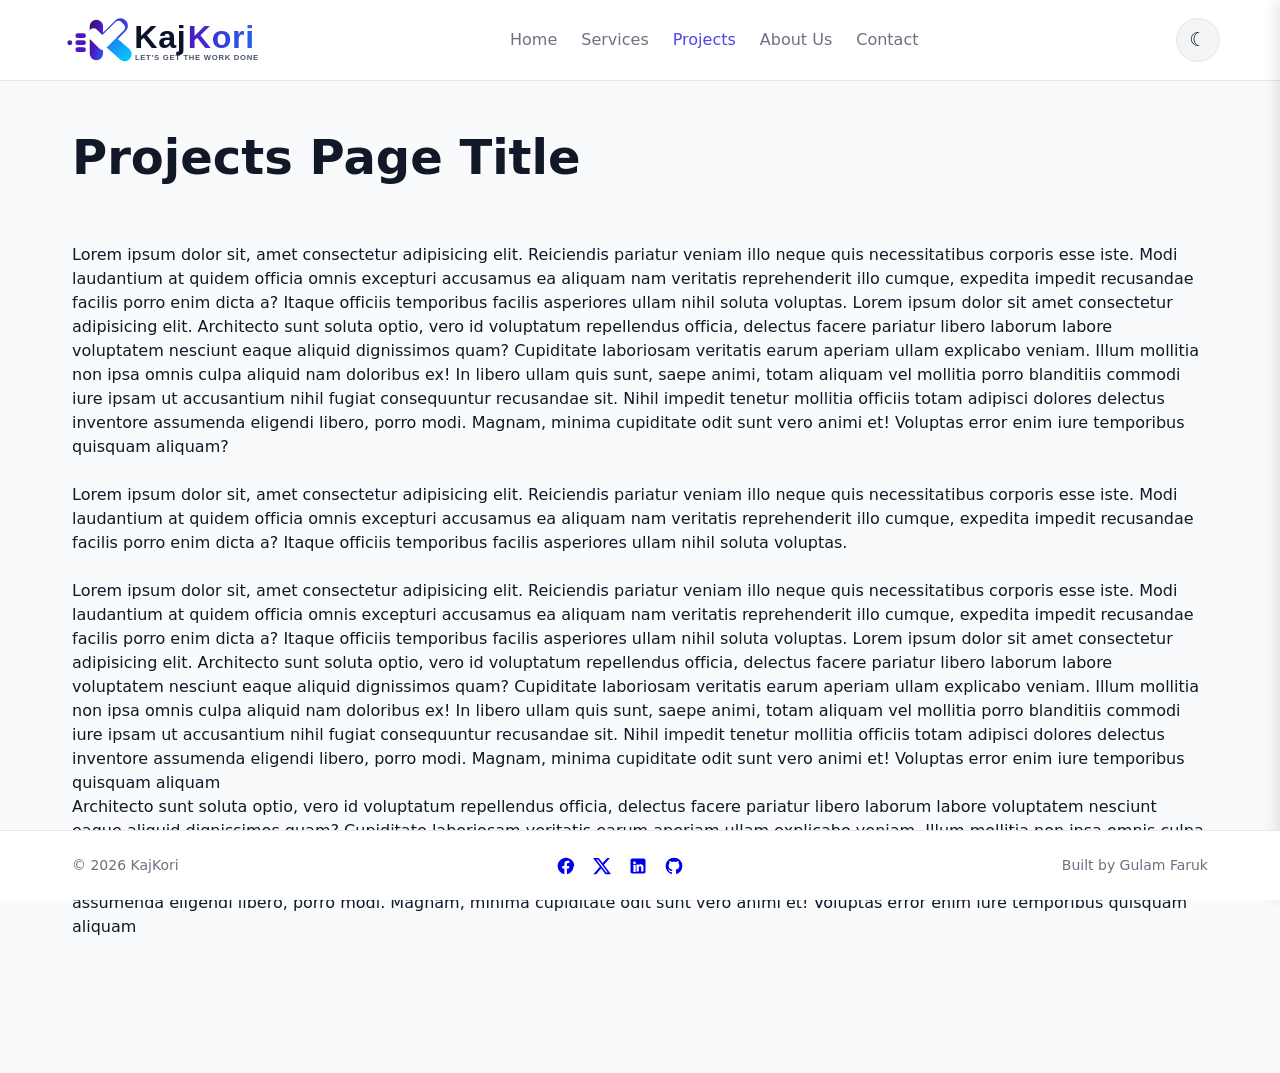
<file: projects.html>
<!doctype html>
<html lang="en" data-theme="light">
  <head>
    <meta charset="UTF-8" />
    <meta name="viewport" content="width=device-width, initial-scale=1.0" />
    <title>KajKori — Plan less. Do more.</title>

    <!-- Favicon Links (PNG Format) -->
    <link
      rel="icon"
      type="image/png"
      sizes="32x32"
      href="./assets/images/logo/favicon.png"
    />
    <link
      rel="apple-touch-icon"
      sizes="180x180"
      href="./assets/images/logo/gradient-circle.png"
    />

    <!-- Compiled CSS stylesheet -->
    <link rel="stylesheet" href="./assets/styles/css/style.css" />
    <script src="./assets/js/script.js" defer></script>
  </head>
  <body class="kk_body">
    <!-- Header Section Starts Here -->
    <header class="kk_header_section">
      <div class="kk_container kk_header_container">
        <a href="index.html" class="kk_header_brand" aria-label="KajKori Home">
          <svg
            xmlns="http://www.w3.org/2000/svg"
            viewBox="0 0 550 160"
            width="100%"
            height="100%"
          >
            <defs>
              <!-- K Stem Gradient -->
              <linearGradient
                id="k_stem_light"
                x1="0%"
                y1="0%"
                x2="100%"
                y2="100%"
              >
                <stop offset="0%" class="stem-stop-1" />
                <stop offset="50%" class="stem-stop-2" />
                <stop offset="100%" class="stem-stop-3" />
              </linearGradient>

              <!-- Top Arm Gradient -->
              <linearGradient
                id="k_arm_top_light"
                x1="0%"
                y1="0%"
                x2="100%"
                y2="100%"
              >
                <stop offset="0%" class="arm-top-stop-1" />
                <stop offset="100%" class="arm-top-stop-2" />
              </linearGradient>

              <!-- Bottom Arm Gradient -->
              <linearGradient
                id="k_arm_bot_light"
                x1="0%"
                y1="0%"
                x2="100%"
                y2="100%"
              >
                <stop offset="0%" class="arm-bot-stop-1" />
                <stop offset="100%" class="arm-bot-stop-2" />
              </linearGradient>

              <!-- Text Gradient for "Kori" -->
              <linearGradient
                id="text_kori_light"
                x1="0%"
                y1="0%"
                x2="100%"
                y2="0%"
              >
                <stop offset="0%" class="kori-stop-1" />
                <stop offset="100%" class="kori-stop-2" />
              </linearGradient>
            </defs>

            <!-- Left Speed Motion Elements -->
            <g class="kk_logo_speed_dots">
              <circle cx="28" cy="88" r="7" />
              <rect x="44" y="61" width="30" height="13" rx="6.5" />
              <rect x="44" y="81" width="30" height="13" rx="6.5" />
              <rect x="44" y="101" width="30" height="13" rx="6.5" />
            </g>

            <!-- K Icon Base Structure -->
            <g>
              <!-- Left Vertical Stem -->
              <rect
                x="85"
                y="22"
                width="38"
                height="116"
                rx="19"
                fill="url(#k_stem_light)"
              />

              <!-- Upper Diagonal Arm -->
              <path
                d="M 104 78 L 158 24 C 166 16 179 16 187 24 L 188 25 C 196 33 196 46 188 54 L 138 104 Z"
                fill="url(#k_arm_top_light)"
              />

              <!-- Lower Diagonal Arm -->
              <path
                d="M 118 88 L 172 136 C 180 143 192 142 199 134 L 200 133 C 207 125 206 113 198 106 L 148 62 Z"
                fill="url(#k_arm_bot_light)"
              />

              <!-- Integrated White Checkmark Badge -->
              <path
                d="M 88 80 L 114 106 C 118 110 125 110 129 106 L 182 53 C 187 48 187 40 182 35 L 176 29 C 171 24 163 24 158 29 L 121 66 L 105 50 C 100 45 92 45 87 50 L 81 56 C 76 61 76 69 81 74 Z"
                fill="#FFFFFF"
              />
            </g>

            <!-- Typography -->
            <text
              x="212"
              y="104"
              font-family="-apple-system, BlinkMacSystemFont, 'Segoe UI', Roboto, 'Helvetica Neue', Arial, sans-serif"
              font-size="92"
              font-weight="900"
              class="kk_logo_text_kaj"
              letter-spacing="2"
            >
              Kaj
            </text>
            <text
              x="365"
              y="104"
              font-family="-apple-system, BlinkMacSystemFont, 'Segoe UI', Roboto, 'Helvetica Neue', Arial, sans-serif"
              font-size="92"
              font-weight="900"
              fill="url(#text_kori_light)"
              letter-spacing="2"
            >
              Kori
            </text>

            <!-- Tagline -->
            <text
              x="214"
              y="138"
              font-family="-apple-system, BlinkMacSystemFont, 'Segoe UI', Roboto, sans-serif"
              font-size="22"
              font-weight="800"
              class="kk_logo_tagline"
              letter-spacing="2"
            >
              LET'S GET THE WORK DONE
            </text>
          </svg>
        </a>

        <!-- Desktop Navigation -->
        <nav class="kk_desktop_menu">
          <ul class="kk_nav_list">
            <li><a href="index.html" class="kk_nav_link active">Home</a></li>
            <li><a href="services.html" class="kk_nav_link">Services</a></li>
            <li><a href="projects.html" class="kk_nav_link">Projects</a></li>
            <li><a href="about.html" class="kk_nav_link">About Us</a></li>
            <li><a href="contact.html" class="kk_nav_link">Contact</a></li>
          </ul>
        </nav>

        <div class="kk_header_actions">
          <!-- Theme Toggle Button -->
          <button
            class="kk_header_theme_toggle"
            id="kk_theme_toggle_btn"
            type="button"
            aria-label="Toggle theme"
          >
            <span class="kk_theme_icon" aria-hidden="true">☾</span>
          </button>

          <!-- Hamburger Menu Button (Mobile Only) -->
          <button
            class="kk_hamburger_btn"
            id="kk_hamburger_btn"
            type="button"
            aria-label="Open mobile menu"
          >
            <span class="kk_hamburger_bar"></span>
            <span class="kk_hamburger_bar"></span>
            <span class="kk_hamburger_bar"></span>
          </button>
        </div>
      </div>
    </header>

    <!-- Mobile Navigation Drawer & Backdrop -->
    <div class="kk_mobile_overlay" id="kk_mobile_overlay"></div>
    <aside
      class="kk_mobile_drawer"
      id="kk_mobile_drawer"
      aria-label="Mobile Navigation"
    >
      <div class="kk_drawer_header">
        <!-- Only K Icon Logo -->
        <a href="index.html" class="kk_drawer_logo" aria-label="KajKori Home">
          <svg
            xmlns="http://www.w3.org/2000/svg"
            viewBox="0 0 580 160"
            width="75%"
            height="75%"
          >
            <defs>
              <!-- K Stem Gradient -->
              <linearGradient
                id="k_stem_light_drawer"
                x1="0%"
                y1="0%"
                x2="100%"
                y2="100%"
              >
                <stop offset="0%" class="stem-stop-1" />
                <stop offset="50%" class="stem-stop-2" />
                <stop offset="100%" class="stem-stop-3" />
              </linearGradient>

              <!-- Top Arm Gradient -->
              <linearGradient
                id="k_arm_top_light_drawer"
                x1="0%"
                y1="0%"
                x2="100%"
                y2="100%"
              >
                <stop offset="0%" class="arm-top-stop-1" />
                <stop offset="100%" class="arm-top-stop-2" />
              </linearGradient>

              <!-- Bottom Arm Gradient -->
              <linearGradient
                id="k_arm_bot_light_drawer"
                x1="0%"
                y1="0%"
                x2="100%"
                y2="100%"
              >
                <stop offset="0%" class="arm-bot-stop-1" />
                <stop offset="100%" class="arm-bot-stop-2" />
              </linearGradient>

              <!-- Text Gradient for "Kori" -->
              <linearGradient
                id="text_kori_light_drawer"
                x1="0%"
                y1="0%"
                x2="100%"
                y2="0%"
              >
                <stop offset="0%" class="kori-stop-1" />
                <stop offset="100%" class="kori-stop-2" />
              </linearGradient>
            </defs>

            <!-- Left Speed Motion Elements -->
            <g class="kk_logo_speed_dots">
              <circle cx="28" cy="88" r="7" />
              <rect x="44" y="61" width="30" height="13" rx="6.5" />
              <rect x="44" y="81" width="30" height="13" rx="6.5" />
              <rect x="44" y="101" width="30" height="13" rx="6.5" />
            </g>

            <!-- K Icon Base Structure -->
            <g>
              <!-- Left Vertical Stem -->
              <rect
                x="85"
                y="22"
                width="38"
                height="116"
                rx="19"
                fill="url(#k_stem_light_drawer)"
              />

              <!-- Upper Diagonal Arm -->
              <path
                d="M 104 78 L 158 24 C 166 16 179 16 187 24 L 188 25 C 196 33 196 46 188 54 L 138 104 Z"
                fill="url(#k_arm_top_light_drawer)"
              />

              <!-- Lower Diagonal Arm -->
              <path
                d="M 118 88 L 172 136 C 180 143 192 142 199 134 L 200 133 C 207 125 206 113 198 106 L 148 62 Z"
                fill="url(#k_arm_bot_light_drawer)"
              />

              <!-- Integrated White Checkmark Badge -->
              <path
                d="M 88 80 L 114 106 C 118 110 125 110 129 106 L 182 53 C 187 48 187 40 182 35 L 176 29 C 171 24 163 24 158 29 L 121 66 L 105 50 C 100 45 92 45 87 50 L 81 56 C 76 61 76 69 81 74 Z"
                fill="#FFFFFF"
              />
            </g>

            <!-- Typography -->
            <text
              x="212"
              y="104"
              font-family="-apple-system, BlinkMacSystemFont, 'Segoe UI', Roboto, 'Helvetica Neue', Arial, sans-serif"
              font-size="92"
              font-weight="900"
              class="kk_logo_text_kaj"
              letter-spacing="2"
            >
              Kaj
            </text>
            <text
              x="365"
              y="104"
              font-family="-apple-system, BlinkMacSystemFont, 'Segoe UI', Roboto, 'Helvetica Neue', Arial, sans-serif"
              font-size="92"
              font-weight="900"
              fill="url(#text_kori_light_drawer)"
              letter-spacing="2"
            >
              Kori
            </text>

            <!-- Tagline -->
            <text
              x="214"
              y="138"
              font-family="-apple-system, BlinkMacSystemFont, 'Segoe UI', Roboto, sans-serif"
              font-size="22"
              font-weight="800"
              class="kk_logo_tagline"
              letter-spacing="2"
            >
              LET'S GET THE WORK DONE
            </text>
          </svg>
        </a>

        <button
          class="kk_drawer_close_btn"
          id="kk_drawer_close_btn"
          type="button"
          aria-label="Close menu"
        >
          &times;
        </button>
      </div>

      <!-- Mobile Drawer Navigation -->
      <nav class="kk_mobile_menu">
        <ul class="kk_mobile_nav_list">
          <li>
            <a href="index.html" class="kk_mobile_nav_link active">Home</a>
          </li>
          <li>
            <a href="services.html" class="kk_mobile_nav_link">Services</a>
          </li>
          <li>
            <a href="projects.html" class="kk_mobile_nav_link">Projects</a>
          </li>
          <li><a href="about.html" class="kk_mobile_nav_link">About Us</a></li>
          <li><a href="contact.html" class="kk_mobile_nav_link">Contact</a></li>
        </ul>
      </nav>

      <!-- Mobile Drawer Footer Social Links -->
      <div class="kk_drawer_footer">
        <div class="kk_social_links">
          <!-- Facebook -->
          <a href="#" class="kk_social_icon" aria-label="Facebook">
            <svg viewBox="0 0 24 24" width="20" height="20" fill="currentColor">
              <path
                d="M22 12c0-5.52-4.48-10-10-10S2 6.48 2 12c0 4.84 3.44 8.87 8 9.8V15H7.5v-3H10V9.5C10 7.01 11.49 5.6 13.78 5.6c1.1 0 2.25.2 2.25.2v2.47h-1.27c-1.24 0-1.63.77-1.63 1.56V12h2.78l-.45 3h-2.33v6.8c4.56-.93 8-4.96 8-9.8z"
              />
            </svg>
          </a>
          <!-- X (Twitter) -->
          <a href="#" class="kk_social_icon" aria-label="X">
            <svg viewBox="0 0 24 24" width="20" height="20" fill="currentColor">
              <path
                d="M18.244 2.25h3.308l-7.227 8.26 8.502 11.24H16.17l-5.214-6.817L4.99 21.75H1.68l7.73-8.835L1.254 2.25H8.08l4.713 6.231zm-1.161 17.52h1.833L7.084 4.126H5.117z"
              />
            </svg>
          </a>
          <!-- LinkedIn -->
          <a href="#" class="kk_social_icon" aria-label="LinkedIn">
            <svg viewBox="0 0 24 24" width="20" height="20" fill="currentColor">
              <path
                d="M19 3a2 2 0 0 1 2 2v14a2 2 0 0 1-2 2H5a2 2 0 0 1-2-2V5a2 2 0 0 1 2-2h14m-.5 15.5v-5.3a3.26 3.26 0 0 0-3.26-3.26c-.85 0-1.84.52-2.28 1.3v-1.11h-2.79v8.37h2.79v-4.93c0-.77.62-1.4 1.39-1.4a1.4 1.4 0 0 1 1.4 1.4v4.93h2.75M6.46 10.9v8.37H9.25V10.9H6.46M7.86 6.7a1.63 1.63 0 1 0 0 3.26 1.63 1.63 0 0 0 0-3.26z"
              />
            </svg>
          </a>
          <!-- GitHub -->
          <a href="#" class="kk_social_icon" aria-label="GitHub">
            <svg viewBox="0 0 24 24" width="20" height="20" fill="currentColor">
              <path
                d="M12 2A10 10 0 0 0 2 12c0 4.42 2.87 8.17 6.84 9.5.5.08.66-.23.66-.5v-1.69c-2.77.6-3.36-1.34-3.36-1.34-.46-1.16-1.11-1.47-1.11-1.47-.91-.62.07-.6.07-.6 1 .07 1.53 1.03 1.53 1.03.87 1.52 2.34 1.07 2.91.83.1-.65.35-1.09.63-1.34-2.22-.25-4.55-1.11-4.55-4.92 0-1.11.38-2 1.03-2.71-.1-.25-.45-1.29.1-2.64 0 0 .84-.27 2.75 1.02.79-.22 1.65-.33 2.5-.33.85 0 1.71.11 2.5.33 1.91-1.29 2.75-1.02 2.75-1.02.55 1.35.2 2.39.1 2.64.65.71 1.03 1.6 1.03 2.71 0 3.82-2.34 4.66-4.57 4.91.36.31.69.92.69 1.85V21c0 .27.16.59.67.5C19.14 20.16 22 16.42 22 12A10 10 0 0 0 12 2z"
              />
            </svg>
          </a>
        </div>
      </div>
    </aside>
    <!-- Header Section Ends Here -->

    <!-- Content Body Starts Here -->
    <main class="kk_main_content">
      <div class="kk_container">
        <!-- Intro / Task Summary Section Starts Here -->
        <section class="kk_intro_section">
          <article class="kk_intro_header">
            <h1 style="font-size: 48px; margin-bottom: 50px">
              Projects Page Title
            </h1>
            <p class="para">
              Lorem ipsum dolor sit, amet consectetur adipisicing elit.
              Reiciendis pariatur veniam illo neque quis necessitatibus corporis
              esse iste. Modi laudantium at quidem officia omnis excepturi
              accusamus ea aliquam nam veritatis reprehenderit illo cumque,
              expedita impedit recusandae facilis porro enim dicta a? Itaque
              officiis temporibus facilis asperiores ullam nihil soluta
              voluptas. Lorem ipsum dolor sit amet consectetur adipisicing elit.
              Architecto sunt soluta optio, vero id voluptatum repellendus
              officia, delectus facere pariatur libero laborum labore voluptatem
              nesciunt eaque aliquid dignissimos quam? Cupiditate laboriosam
              veritatis earum aperiam ullam explicabo veniam. Illum mollitia non
              ipsa omnis culpa aliquid nam doloribus ex! In libero ullam quis
              sunt, saepe animi, totam aliquam vel mollitia porro blanditiis
              commodi iure ipsam ut accusantium nihil fugiat consequuntur
              recusandae sit. Nihil impedit tenetur mollitia officiis totam
              adipisci dolores delectus inventore assumenda eligendi libero,
              porro modi. Magnam, minima cupiditate odit sunt vero animi et!
              Voluptas error enim iure temporibus quisquam aliquam?
            </p>
            <br />
            <p class="para">
              Lorem ipsum dolor sit, amet consectetur adipisicing elit.
              Reiciendis pariatur veniam illo neque quis necessitatibus corporis
              esse iste. Modi laudantium at quidem officia omnis excepturi
              accusamus ea aliquam nam veritatis reprehenderit illo cumque,
              expedita impedit recusandae facilis porro enim dicta a? Itaque
              officiis temporibus facilis asperiores ullam nihil soluta
              voluptas.
            </p>
            <br />
            <p class="para">
              Lorem ipsum dolor sit, amet consectetur adipisicing elit.
              Reiciendis pariatur veniam illo neque quis necessitatibus corporis
              esse iste. Modi laudantium at quidem officia omnis excepturi
              accusamus ea aliquam nam veritatis reprehenderit illo cumque,
              expedita impedit recusandae facilis porro enim dicta a? Itaque
              officiis temporibus facilis asperiores ullam nihil soluta
              voluptas. Lorem ipsum dolor sit amet consectetur adipisicing elit.
              Architecto sunt soluta optio, vero id voluptatum repellendus
              officia, delectus facere pariatur libero laborum labore voluptatem
              nesciunt eaque aliquid dignissimos quam? Cupiditate laboriosam
              veritatis earum aperiam ullam explicabo veniam. Illum mollitia non
              ipsa omnis culpa aliquid nam doloribus ex! In libero ullam quis
              sunt, saepe animi, totam aliquam vel mollitia porro blanditiis
              commodi iure ipsam ut accusantium nihil fugiat consequuntur
              recusandae sit. Nihil impedit tenetur mollitia officiis totam
              adipisci dolores delectus inventore assumenda eligendi libero,
              porro modi. Magnam, minima cupiditate odit sunt vero animi et!
              Voluptas error enim iure temporibus quisquam aliquam <br />
              Architecto sunt soluta optio, vero id voluptatum repellendus
              officia, delectus facere pariatur libero laborum labore voluptatem
              nesciunt eaque aliquid dignissimos quam? Cupiditate laboriosam
              veritatis earum aperiam ullam explicabo veniam. Illum mollitia non
              ipsa omnis culpa aliquid nam doloribus ex! In libero ullam quis
              sunt, saepe animi, totam aliquam vel mollitia porro blanditiis
              commodi iure ipsam ut accusantium nihil fugiat consequuntur
              recusandae sit. Nihil impedit tenetur mollitia officiis totam
              adipisci dolores delectus inventore assumenda eligendi libero,
              porro modi. Magnam, minima cupiditate odit sunt vero animi et!
              Voluptas error enim iure temporibus quisquam aliquam
            </p>
          </article>
        </section>
        <!-- Intro / Task Summary Section Ends Here -->
      </div>
    </main>
    <!-- Content Body Ends Here -->

    <!-- Footer Section Starts Here -->
    <footer class="kk_footer_section">
      <div class="kk_container kk_footer_container">
        <p class="kk_footer_copyright">&copy; 2026 KajKori</p>

        <!-- Desktop Footer Social Links -->
        <div class="kk_footer_social">
          <div class="kk_social_links">
            <!-- Facebook -->
            <a href="#" class="kk_social_icon" aria-label="Facebook">
              <svg
                viewBox="0 0 24 24"
                width="20"
                height="20"
                fill="currentColor"
              >
                <path
                  d="M22 12c0-5.52-4.48-10-10-10S2 6.48 2 12c0 4.84 3.44 8.87 8 9.8V15H7.5v-3H10V9.5C10 7.01 11.49 5.6 13.78 5.6c1.1 0 2.25.2 2.25.2v2.47h-1.27c-1.24 0-1.63.77-1.63 1.56V12h2.78l-.45 3h-2.33v6.8c4.56-.93 8-4.96 8-9.8z"
                />
              </svg>
            </a>
            <!-- X (Twitter) -->
            <a href="#" class="kk_social_icon" aria-label="X">
              <svg
                viewBox="0 0 24 24"
                width="20"
                height="20"
                fill="currentColor"
              >
                <path
                  d="M18.244 2.25h3.308l-7.227 8.26 8.502 11.24H16.17l-5.214-6.817L4.99 21.75H1.68l7.73-8.835L1.254 2.25H8.08l4.713 6.231zm-1.161 17.52h1.833L7.084 4.126H5.117z"
                />
              </svg>
            </a>
            <!-- LinkedIn -->
            <a href="#" class="kk_social_icon" aria-label="LinkedIn">
              <svg
                viewBox="0 0 24 24"
                width="20"
                height="20"
                fill="currentColor"
              >
                <path
                  d="M19 3a2 2 0 0 1 2 2v14a2 2 0 0 1-2 2H5a2 2 0 0 1-2-2V5a2 2 0 0 1 2-2h14m-.5 15.5v-5.3a3.26 3.26 0 0 0-3.26-3.26c-.85 0-1.84.52-2.28 1.3v-1.11h-2.79v8.37h2.79v-4.93c0-.77.62-1.4 1.39-1.4a1.4 1.4 0 0 1 1.4 1.4v4.93h2.75M6.46 10.9v8.37H9.25V10.9H6.46M7.86 6.7a1.63 1.63 0 1 0 0 3.26 1.63 1.63 0 0 0 0-3.26z"
                />
              </svg>
            </a>
            <!-- GitHub -->
            <a href="#" class="kk_social_icon" aria-label="GitHub">
              <svg
                viewBox="0 0 24 24"
                width="20"
                height="20"
                fill="currentColor"
              >
                <path
                  d="M12 2A10 10 0 0 0 2 12c0 4.42 2.87 8.17 6.84 9.5.5.08.66-.23.66-.5v-1.69c-2.77.6-3.36-1.34-3.36-1.34-.46-1.16-1.11-1.47-1.11-1.47-.91-.62.07-.6.07-.6 1 .07 1.53 1.03 1.53 1.03.87 1.52 2.34 1.07 2.91.83.1-.65.35-1.09.63-1.34-2.22-.25-4.55-1.11-4.55-4.92 0-1.11.38-2 1.03-2.71-.1-.25-.45-1.29.1-2.64 0 0 .84-.27 2.75 1.02.79-.22 1.65-.33 2.5-.33.85 0 1.71.11 2.5.33 1.91-1.29 2.75-1.02 2.75-1.02.55 1.35.2 2.39.1 2.64.65.71 1.03 1.6 1.03 2.71 0 3.82-2.34 4.66-4.57 4.91.36.31.69.92.69 1.85V21c0 .27.16.59.67.5C19.14 20.16 22 16.42 22 12A10 10 0 0 0 12 2z"
                />
              </svg>
            </a>
          </div>
        </div>

        <p class="kk_footer_credits">Built by Gulam Faruk</p>
      </div>
    </footer>
    <!-- Footer Section Ends Here -->
  </body>
</html>
</file>
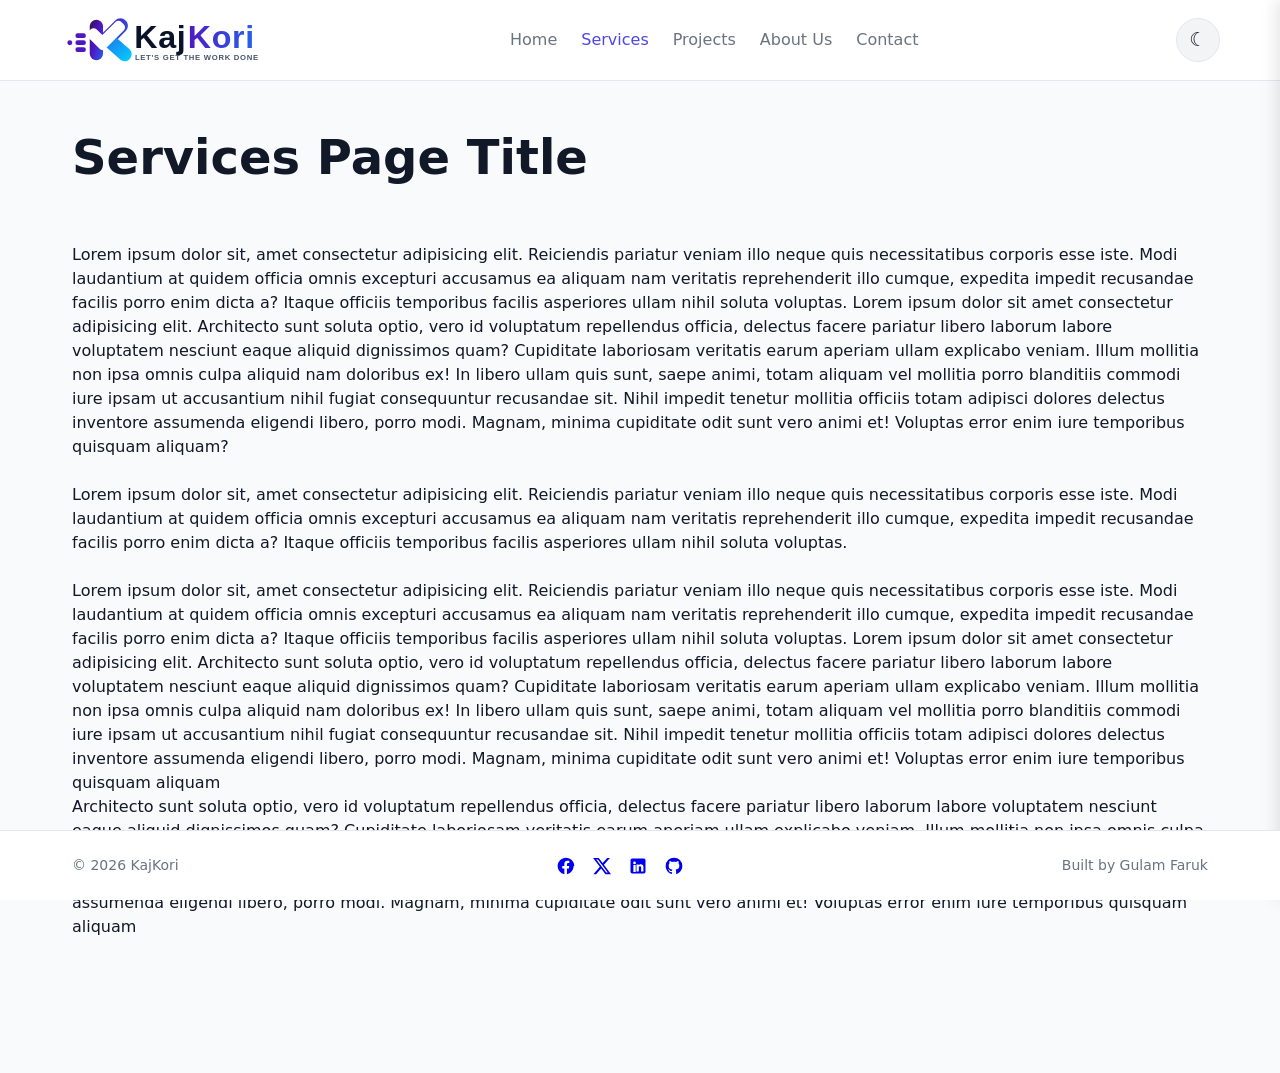
<file: services.html>
<!doctype html>
<html lang="en" data-theme="light">
  <head>
    <meta charset="UTF-8" />
    <meta name="viewport" content="width=device-width, initial-scale=1.0" />
    <title>KajKori — Plan less. Do more.</title>

    <!-- Favicon Links (PNG Format) -->
    <link
      rel="icon"
      type="image/png"
      sizes="32x32"
      href="./assets/images/logo/favicon.png"
    />
    <link
      rel="apple-touch-icon"
      sizes="180x180"
      href="./assets/images/logo/gradient-circle.png"
    />

    <!-- Compiled CSS stylesheet -->
    <link rel="stylesheet" href="./assets/styles/css/style.css" />
    <script src="./assets/js/script.js" defer></script>
  </head>
  <body class="kk_body">
    <!-- Header Section Starts Here -->
    <header class="kk_header_section">
      <div class="kk_container kk_header_container">
        <a href="index.html" class="kk_header_brand" aria-label="KajKori Home">
          <svg
            xmlns="http://www.w3.org/2000/svg"
            viewBox="0 0 550 160"
            width="100%"
            height="100%"
          >
            <defs>
              <!-- K Stem Gradient -->
              <linearGradient
                id="k_stem_light"
                x1="0%"
                y1="0%"
                x2="100%"
                y2="100%"
              >
                <stop offset="0%" class="stem-stop-1" />
                <stop offset="50%" class="stem-stop-2" />
                <stop offset="100%" class="stem-stop-3" />
              </linearGradient>

              <!-- Top Arm Gradient -->
              <linearGradient
                id="k_arm_top_light"
                x1="0%"
                y1="0%"
                x2="100%"
                y2="100%"
              >
                <stop offset="0%" class="arm-top-stop-1" />
                <stop offset="100%" class="arm-top-stop-2" />
              </linearGradient>

              <!-- Bottom Arm Gradient -->
              <linearGradient
                id="k_arm_bot_light"
                x1="0%"
                y1="0%"
                x2="100%"
                y2="100%"
              >
                <stop offset="0%" class="arm-bot-stop-1" />
                <stop offset="100%" class="arm-bot-stop-2" />
              </linearGradient>

              <!-- Text Gradient for "Kori" -->
              <linearGradient
                id="text_kori_light"
                x1="0%"
                y1="0%"
                x2="100%"
                y2="0%"
              >
                <stop offset="0%" class="kori-stop-1" />
                <stop offset="100%" class="kori-stop-2" />
              </linearGradient>
            </defs>

            <!-- Left Speed Motion Elements -->
            <g class="kk_logo_speed_dots">
              <circle cx="28" cy="88" r="7" />
              <rect x="44" y="61" width="30" height="13" rx="6.5" />
              <rect x="44" y="81" width="30" height="13" rx="6.5" />
              <rect x="44" y="101" width="30" height="13" rx="6.5" />
            </g>

            <!-- K Icon Base Structure -->
            <g>
              <!-- Left Vertical Stem -->
              <rect
                x="85"
                y="22"
                width="38"
                height="116"
                rx="19"
                fill="url(#k_stem_light)"
              />

              <!-- Upper Diagonal Arm -->
              <path
                d="M 104 78 L 158 24 C 166 16 179 16 187 24 L 188 25 C 196 33 196 46 188 54 L 138 104 Z"
                fill="url(#k_arm_top_light)"
              />

              <!-- Lower Diagonal Arm -->
              <path
                d="M 118 88 L 172 136 C 180 143 192 142 199 134 L 200 133 C 207 125 206 113 198 106 L 148 62 Z"
                fill="url(#k_arm_bot_light)"
              />

              <!-- Integrated White Checkmark Badge -->
              <path
                d="M 88 80 L 114 106 C 118 110 125 110 129 106 L 182 53 C 187 48 187 40 182 35 L 176 29 C 171 24 163 24 158 29 L 121 66 L 105 50 C 100 45 92 45 87 50 L 81 56 C 76 61 76 69 81 74 Z"
                fill="#FFFFFF"
              />
            </g>

            <!-- Typography -->
            <text
              x="212"
              y="104"
              font-family="-apple-system, BlinkMacSystemFont, 'Segoe UI', Roboto, 'Helvetica Neue', Arial, sans-serif"
              font-size="92"
              font-weight="900"
              class="kk_logo_text_kaj"
              letter-spacing="2"
            >
              Kaj
            </text>
            <text
              x="365"
              y="104"
              font-family="-apple-system, BlinkMacSystemFont, 'Segoe UI', Roboto, 'Helvetica Neue', Arial, sans-serif"
              font-size="92"
              font-weight="900"
              fill="url(#text_kori_light)"
              letter-spacing="2"
            >
              Kori
            </text>

            <!-- Tagline -->
            <text
              x="214"
              y="138"
              font-family="-apple-system, BlinkMacSystemFont, 'Segoe UI', Roboto, sans-serif"
              font-size="22"
              font-weight="800"
              class="kk_logo_tagline"
              letter-spacing="2"
            >
              LET'S GET THE WORK DONE
            </text>
          </svg>
        </a>

        <!-- Desktop Navigation -->
        <nav class="kk_desktop_menu">
          <ul class="kk_nav_list">
            <li><a href="index.html" class="kk_nav_link active">Home</a></li>
            <li><a href="services.html" class="kk_nav_link">Services</a></li>
            <li><a href="projects.html" class="kk_nav_link">Projects</a></li>
            <li><a href="about.html" class="kk_nav_link">About Us</a></li>
            <li><a href="contact.html" class="kk_nav_link">Contact</a></li>
          </ul>
        </nav>

        <div class="kk_header_actions">
          <!-- Theme Toggle Button -->
          <button
            class="kk_header_theme_toggle"
            id="kk_theme_toggle_btn"
            type="button"
            aria-label="Toggle theme"
          >
            <span class="kk_theme_icon" aria-hidden="true">☾</span>
          </button>

          <!-- Hamburger Menu Button (Mobile Only) -->
          <button
            class="kk_hamburger_btn"
            id="kk_hamburger_btn"
            type="button"
            aria-label="Open mobile menu"
          >
            <span class="kk_hamburger_bar"></span>
            <span class="kk_hamburger_bar"></span>
            <span class="kk_hamburger_bar"></span>
          </button>
        </div>
      </div>
    </header>

    <!-- Mobile Navigation Drawer & Backdrop -->
    <div class="kk_mobile_overlay" id="kk_mobile_overlay"></div>
    <aside
      class="kk_mobile_drawer"
      id="kk_mobile_drawer"
      aria-label="Mobile Navigation"
    >
      <div class="kk_drawer_header">
        <!-- Only K Icon Logo -->
        <a href="index.html" class="kk_drawer_logo" aria-label="KajKori Home">
          <svg
            xmlns="http://www.w3.org/2000/svg"
            viewBox="0 0 580 160"
            width="75%"
            height="75%"
          >
            <defs>
              <!-- K Stem Gradient -->
              <linearGradient
                id="k_stem_light_drawer"
                x1="0%"
                y1="0%"
                x2="100%"
                y2="100%"
              >
                <stop offset="0%" class="stem-stop-1" />
                <stop offset="50%" class="stem-stop-2" />
                <stop offset="100%" class="stem-stop-3" />
              </linearGradient>

              <!-- Top Arm Gradient -->
              <linearGradient
                id="k_arm_top_light_drawer"
                x1="0%"
                y1="0%"
                x2="100%"
                y2="100%"
              >
                <stop offset="0%" class="arm-top-stop-1" />
                <stop offset="100%" class="arm-top-stop-2" />
              </linearGradient>

              <!-- Bottom Arm Gradient -->
              <linearGradient
                id="k_arm_bot_light_drawer"
                x1="0%"
                y1="0%"
                x2="100%"
                y2="100%"
              >
                <stop offset="0%" class="arm-bot-stop-1" />
                <stop offset="100%" class="arm-bot-stop-2" />
              </linearGradient>

              <!-- Text Gradient for "Kori" -->
              <linearGradient
                id="text_kori_light_drawer"
                x1="0%"
                y1="0%"
                x2="100%"
                y2="0%"
              >
                <stop offset="0%" class="kori-stop-1" />
                <stop offset="100%" class="kori-stop-2" />
              </linearGradient>
            </defs>

            <!-- Left Speed Motion Elements -->
            <g class="kk_logo_speed_dots">
              <circle cx="28" cy="88" r="7" />
              <rect x="44" y="61" width="30" height="13" rx="6.5" />
              <rect x="44" y="81" width="30" height="13" rx="6.5" />
              <rect x="44" y="101" width="30" height="13" rx="6.5" />
            </g>

            <!-- K Icon Base Structure -->
            <g>
              <!-- Left Vertical Stem -->
              <rect
                x="85"
                y="22"
                width="38"
                height="116"
                rx="19"
                fill="url(#k_stem_light_drawer)"
              />

              <!-- Upper Diagonal Arm -->
              <path
                d="M 104 78 L 158 24 C 166 16 179 16 187 24 L 188 25 C 196 33 196 46 188 54 L 138 104 Z"
                fill="url(#k_arm_top_light_drawer)"
              />

              <!-- Lower Diagonal Arm -->
              <path
                d="M 118 88 L 172 136 C 180 143 192 142 199 134 L 200 133 C 207 125 206 113 198 106 L 148 62 Z"
                fill="url(#k_arm_bot_light_drawer)"
              />

              <!-- Integrated White Checkmark Badge -->
              <path
                d="M 88 80 L 114 106 C 118 110 125 110 129 106 L 182 53 C 187 48 187 40 182 35 L 176 29 C 171 24 163 24 158 29 L 121 66 L 105 50 C 100 45 92 45 87 50 L 81 56 C 76 61 76 69 81 74 Z"
                fill="#FFFFFF"
              />
            </g>

            <!-- Typography -->
            <text
              x="212"
              y="104"
              font-family="-apple-system, BlinkMacSystemFont, 'Segoe UI', Roboto, 'Helvetica Neue', Arial, sans-serif"
              font-size="92"
              font-weight="900"
              class="kk_logo_text_kaj"
              letter-spacing="2"
            >
              Kaj
            </text>
            <text
              x="365"
              y="104"
              font-family="-apple-system, BlinkMacSystemFont, 'Segoe UI', Roboto, 'Helvetica Neue', Arial, sans-serif"
              font-size="92"
              font-weight="900"
              fill="url(#text_kori_light_drawer)"
              letter-spacing="2"
            >
              Kori
            </text>

            <!-- Tagline -->
            <text
              x="214"
              y="138"
              font-family="-apple-system, BlinkMacSystemFont, 'Segoe UI', Roboto, sans-serif"
              font-size="22"
              font-weight="800"
              class="kk_logo_tagline"
              letter-spacing="2"
            >
              LET'S GET THE WORK DONE
            </text>
          </svg>
        </a>

        <button
          class="kk_drawer_close_btn"
          id="kk_drawer_close_btn"
          type="button"
          aria-label="Close menu"
        >
          &times;
        </button>
      </div>

      <!-- Mobile Drawer Navigation -->
      <nav class="kk_mobile_menu">
        <ul class="kk_mobile_nav_list">
          <li>
            <a href="index.html" class="kk_mobile_nav_link active">Home</a>
          </li>
          <li>
            <a href="services.html" class="kk_mobile_nav_link">Services</a>
          </li>
          <li>
            <a href="projects.html" class="kk_mobile_nav_link">Projects</a>
          </li>
          <li><a href="about.html" class="kk_mobile_nav_link">About Us</a></li>
          <li><a href="contact.html" class="kk_mobile_nav_link">Contact</a></li>
        </ul>
      </nav>

      <!-- Mobile Drawer Footer Social Links -->
      <div class="kk_drawer_footer">
        <div class="kk_social_links">
          <!-- Facebook -->
          <a href="#" class="kk_social_icon" aria-label="Facebook">
            <svg viewBox="0 0 24 24" width="20" height="20" fill="currentColor">
              <path
                d="M22 12c0-5.52-4.48-10-10-10S2 6.48 2 12c0 4.84 3.44 8.87 8 9.8V15H7.5v-3H10V9.5C10 7.01 11.49 5.6 13.78 5.6c1.1 0 2.25.2 2.25.2v2.47h-1.27c-1.24 0-1.63.77-1.63 1.56V12h2.78l-.45 3h-2.33v6.8c4.56-.93 8-4.96 8-9.8z"
              />
            </svg>
          </a>
          <!-- X (Twitter) -->
          <a href="#" class="kk_social_icon" aria-label="X">
            <svg viewBox="0 0 24 24" width="20" height="20" fill="currentColor">
              <path
                d="M18.244 2.25h3.308l-7.227 8.26 8.502 11.24H16.17l-5.214-6.817L4.99 21.75H1.68l7.73-8.835L1.254 2.25H8.08l4.713 6.231zm-1.161 17.52h1.833L7.084 4.126H5.117z"
              />
            </svg>
          </a>
          <!-- LinkedIn -->
          <a href="#" class="kk_social_icon" aria-label="LinkedIn">
            <svg viewBox="0 0 24 24" width="20" height="20" fill="currentColor">
              <path
                d="M19 3a2 2 0 0 1 2 2v14a2 2 0 0 1-2 2H5a2 2 0 0 1-2-2V5a2 2 0 0 1 2-2h14m-.5 15.5v-5.3a3.26 3.26 0 0 0-3.26-3.26c-.85 0-1.84.52-2.28 1.3v-1.11h-2.79v8.37h2.79v-4.93c0-.77.62-1.4 1.39-1.4a1.4 1.4 0 0 1 1.4 1.4v4.93h2.75M6.46 10.9v8.37H9.25V10.9H6.46M7.86 6.7a1.63 1.63 0 1 0 0 3.26 1.63 1.63 0 0 0 0-3.26z"
              />
            </svg>
          </a>
          <!-- GitHub -->
          <a href="#" class="kk_social_icon" aria-label="GitHub">
            <svg viewBox="0 0 24 24" width="20" height="20" fill="currentColor">
              <path
                d="M12 2A10 10 0 0 0 2 12c0 4.42 2.87 8.17 6.84 9.5.5.08.66-.23.66-.5v-1.69c-2.77.6-3.36-1.34-3.36-1.34-.46-1.16-1.11-1.47-1.11-1.47-.91-.62.07-.6.07-.6 1 .07 1.53 1.03 1.53 1.03.87 1.52 2.34 1.07 2.91.83.1-.65.35-1.09.63-1.34-2.22-.25-4.55-1.11-4.55-4.92 0-1.11.38-2 1.03-2.71-.1-.25-.45-1.29.1-2.64 0 0 .84-.27 2.75 1.02.79-.22 1.65-.33 2.5-.33.85 0 1.71.11 2.5.33 1.91-1.29 2.75-1.02 2.75-1.02.55 1.35.2 2.39.1 2.64.65.71 1.03 1.6 1.03 2.71 0 3.82-2.34 4.66-4.57 4.91.36.31.69.92.69 1.85V21c0 .27.16.59.67.5C19.14 20.16 22 16.42 22 12A10 10 0 0 0 12 2z"
              />
            </svg>
          </a>
        </div>
      </div>
    </aside>
    <!-- Header Section Ends Here -->

    <!-- Content Body Starts Here -->
    <main class="kk_main_content">
      <div class="kk_container">
        <!-- Intro / Task Summary Section Starts Here -->
        <section class="kk_intro_section">
          <article class="kk_intro_header">
            <h1 style="font-size: 48px; margin-bottom: 50px">
              Services Page Title
            </h1>
            <p class="para">
              Lorem ipsum dolor sit, amet consectetur adipisicing elit.
              Reiciendis pariatur veniam illo neque quis necessitatibus corporis
              esse iste. Modi laudantium at quidem officia omnis excepturi
              accusamus ea aliquam nam veritatis reprehenderit illo cumque,
              expedita impedit recusandae facilis porro enim dicta a? Itaque
              officiis temporibus facilis asperiores ullam nihil soluta
              voluptas. Lorem ipsum dolor sit amet consectetur adipisicing elit.
              Architecto sunt soluta optio, vero id voluptatum repellendus
              officia, delectus facere pariatur libero laborum labore voluptatem
              nesciunt eaque aliquid dignissimos quam? Cupiditate laboriosam
              veritatis earum aperiam ullam explicabo veniam. Illum mollitia non
              ipsa omnis culpa aliquid nam doloribus ex! In libero ullam quis
              sunt, saepe animi, totam aliquam vel mollitia porro blanditiis
              commodi iure ipsam ut accusantium nihil fugiat consequuntur
              recusandae sit. Nihil impedit tenetur mollitia officiis totam
              adipisci dolores delectus inventore assumenda eligendi libero,
              porro modi. Magnam, minima cupiditate odit sunt vero animi et!
              Voluptas error enim iure temporibus quisquam aliquam?
            </p>
            <br />
            <p class="para">
              Lorem ipsum dolor sit, amet consectetur adipisicing elit.
              Reiciendis pariatur veniam illo neque quis necessitatibus corporis
              esse iste. Modi laudantium at quidem officia omnis excepturi
              accusamus ea aliquam nam veritatis reprehenderit illo cumque,
              expedita impedit recusandae facilis porro enim dicta a? Itaque
              officiis temporibus facilis asperiores ullam nihil soluta
              voluptas.
            </p>
            <br />
            <p class="para">
              Lorem ipsum dolor sit, amet consectetur adipisicing elit.
              Reiciendis pariatur veniam illo neque quis necessitatibus corporis
              esse iste. Modi laudantium at quidem officia omnis excepturi
              accusamus ea aliquam nam veritatis reprehenderit illo cumque,
              expedita impedit recusandae facilis porro enim dicta a? Itaque
              officiis temporibus facilis asperiores ullam nihil soluta
              voluptas. Lorem ipsum dolor sit amet consectetur adipisicing elit.
              Architecto sunt soluta optio, vero id voluptatum repellendus
              officia, delectus facere pariatur libero laborum labore voluptatem
              nesciunt eaque aliquid dignissimos quam? Cupiditate laboriosam
              veritatis earum aperiam ullam explicabo veniam. Illum mollitia non
              ipsa omnis culpa aliquid nam doloribus ex! In libero ullam quis
              sunt, saepe animi, totam aliquam vel mollitia porro blanditiis
              commodi iure ipsam ut accusantium nihil fugiat consequuntur
              recusandae sit. Nihil impedit tenetur mollitia officiis totam
              adipisci dolores delectus inventore assumenda eligendi libero,
              porro modi. Magnam, minima cupiditate odit sunt vero animi et!
              Voluptas error enim iure temporibus quisquam aliquam <br />
              Architecto sunt soluta optio, vero id voluptatum repellendus
              officia, delectus facere pariatur libero laborum labore voluptatem
              nesciunt eaque aliquid dignissimos quam? Cupiditate laboriosam
              veritatis earum aperiam ullam explicabo veniam. Illum mollitia non
              ipsa omnis culpa aliquid nam doloribus ex! In libero ullam quis
              sunt, saepe animi, totam aliquam vel mollitia porro blanditiis
              commodi iure ipsam ut accusantium nihil fugiat consequuntur
              recusandae sit. Nihil impedit tenetur mollitia officiis totam
              adipisci dolores delectus inventore assumenda eligendi libero,
              porro modi. Magnam, minima cupiditate odit sunt vero animi et!
              Voluptas error enim iure temporibus quisquam aliquam
            </p>
          </article>
        </section>
        <!-- Intro / Task Summary Section Ends Here -->
      </div>
    </main>
    <!-- Content Body Ends Here -->

    <!-- Footer Section Starts Here -->
    <footer class="kk_footer_section">
      <div class="kk_container kk_footer_container">
        <p class="kk_footer_copyright">&copy; 2026 KajKori</p>

        <!-- Desktop Footer Social Links -->
        <div class="kk_footer_social">
          <div class="kk_social_links">
            <!-- Facebook -->
            <a href="#" class="kk_social_icon" aria-label="Facebook">
              <svg
                viewBox="0 0 24 24"
                width="20"
                height="20"
                fill="currentColor"
              >
                <path
                  d="M22 12c0-5.52-4.48-10-10-10S2 6.48 2 12c0 4.84 3.44 8.87 8 9.8V15H7.5v-3H10V9.5C10 7.01 11.49 5.6 13.78 5.6c1.1 0 2.25.2 2.25.2v2.47h-1.27c-1.24 0-1.63.77-1.63 1.56V12h2.78l-.45 3h-2.33v6.8c4.56-.93 8-4.96 8-9.8z"
                />
              </svg>
            </a>
            <!-- X (Twitter) -->
            <a href="#" class="kk_social_icon" aria-label="X">
              <svg
                viewBox="0 0 24 24"
                width="20"
                height="20"
                fill="currentColor"
              >
                <path
                  d="M18.244 2.25h3.308l-7.227 8.26 8.502 11.24H16.17l-5.214-6.817L4.99 21.75H1.68l7.73-8.835L1.254 2.25H8.08l4.713 6.231zm-1.161 17.52h1.833L7.084 4.126H5.117z"
                />
              </svg>
            </a>
            <!-- LinkedIn -->
            <a href="#" class="kk_social_icon" aria-label="LinkedIn">
              <svg
                viewBox="0 0 24 24"
                width="20"
                height="20"
                fill="currentColor"
              >
                <path
                  d="M19 3a2 2 0 0 1 2 2v14a2 2 0 0 1-2 2H5a2 2 0 0 1-2-2V5a2 2 0 0 1 2-2h14m-.5 15.5v-5.3a3.26 3.26 0 0 0-3.26-3.26c-.85 0-1.84.52-2.28 1.3v-1.11h-2.79v8.37h2.79v-4.93c0-.77.62-1.4 1.39-1.4a1.4 1.4 0 0 1 1.4 1.4v4.93h2.75M6.46 10.9v8.37H9.25V10.9H6.46M7.86 6.7a1.63 1.63 0 1 0 0 3.26 1.63 1.63 0 0 0 0-3.26z"
                />
              </svg>
            </a>
            <!-- GitHub -->
            <a href="#" class="kk_social_icon" aria-label="GitHub">
              <svg
                viewBox="0 0 24 24"
                width="20"
                height="20"
                fill="currentColor"
              >
                <path
                  d="M12 2A10 10 0 0 0 2 12c0 4.42 2.87 8.17 6.84 9.5.5.08.66-.23.66-.5v-1.69c-2.77.6-3.36-1.34-3.36-1.34-.46-1.16-1.11-1.47-1.11-1.47-.91-.62.07-.6.07-.6 1 .07 1.53 1.03 1.53 1.03.87 1.52 2.34 1.07 2.91.83.1-.65.35-1.09.63-1.34-2.22-.25-4.55-1.11-4.55-4.92 0-1.11.38-2 1.03-2.71-.1-.25-.45-1.29.1-2.64 0 0 .84-.27 2.75 1.02.79-.22 1.65-.33 2.5-.33.85 0 1.71.11 2.5.33 1.91-1.29 2.75-1.02 2.75-1.02.55 1.35.2 2.39.1 2.64.65.71 1.03 1.6 1.03 2.71 0 3.82-2.34 4.66-4.57 4.91.36.31.69.92.69 1.85V21c0 .27.16.59.67.5C19.14 20.16 22 16.42 22 12A10 10 0 0 0 12 2z"
                />
              </svg>
            </a>
          </div>
        </div>

        <p class="kk_footer_credits">Built by Gulam Faruk</p>
      </div>
    </footer>
    <!-- Footer Section Ends Here -->
  </body>
</html>
</file>
<file: assets/styles/css/style.css>
:root {
  --kk-primary: #4F46E5;
  --kk-primary-hover: #4338CA;
  --kk-primary-light: #EEF2FF;
  --kk-bg-body: #F9FAFB;
  --kk-bg-surface: #FFFFFF;
  --kk-bg-subtle: #F3F4F6;
  --kk-border: #E5E7EB;
  --kk-text-main: #111827;
  --kk-text-muted: #6B7280;
  --kk-text-inverse: #FFFFFF;
  --kk-success: #10B981;
  --kk-success-bg: #D1FAE5;
  --kk-warning: #F59E0B;
  --kk-danger: #EF4444;
  --kk-danger-bg: #FEE2E2;
  --kk-radius-sm: 6px;
  --kk-radius-md: 10px;
  --kk-radius-lg: 16px;
  --kk-radius-full: 9999px;
  --kk-shadow-sm: 0 1px 2px 0 rgba(0, 0, 0, 0.05);
  --kk-shadow-md: 0 4px 6px -1px rgba(0, 0, 0, 0.1), 0 2px 4px -1px rgba(0, 0, 0, 0.06);
  --kk-shadow-lg: 0 10px 15px -3px rgba(0, 0, 0, 0.1), 0 4px 6px -2px rgba(0, 0, 0, 0.05);
  --kk-transition-fast: 150ms cubic-bezier(0.4, 0, 0.2, 1);
  --kk-transition-base: 250ms cubic-bezier(0.4, 0, 0.2, 1);
  --kk-container-max: 1200px;
  --kk-touch-target: 44px;
}

[data-theme=dark] {
  --kk-bg-body: #0F172A;
  --kk-bg-surface: #1E293B;
  --kk-bg-subtle: #334155;
  --kk-border: #334155;
  --kk-text-main: #F8FAFC;
  --kk-text-muted: #94A3B8;
  --kk-primary-light: rgba(79, 70, 229, 0.15);
  --kk-shadow-sm: 0 1px 2px 0 rgba(0, 0, 0, 0.4);
  --kk-shadow-md: 0 4px 6px -1px rgba(0, 0, 0, 0.3);
}

/* --- Root Theme Variables --- */
:root {
  --bg-color: #ffffff;
  --text-color: #0b132b;
  /* Light Theme SVG Colors */
  --logo-speed-color: #4F17C2;
  --logo-text-kaj: #0B132B;
  --logo-tagline: #475569;
  --stem-1: #2D124D;
  --stem-2: #4F17C2;
  --stem-3: #2563EB;
  --arm-top-1: #4F17C2;
  --arm-top-2: #2563EB;
  --arm-bot-1: #2563EB;
  --arm-bot-2: #00D2FF;
  --kori-1: #4F17C2;
  --kori-2: #2563EB;
}

html[data-theme=dark] {
  --bg-color: #0F172A;
  --text-color: #F8FAFC;
  /* Dark Theme SVG Colors */
  --logo-speed-color: #6366F1;
  --logo-text-kaj: #FFFFFF;
  --logo-tagline: #94A3B8;
  --stem-1: #6366F1;
  --stem-2: #4F46E5;
  --stem-3: #3B82F6;
  --arm-top-1: #4F46E5;
  --arm-top-2: #3B82F6;
  --arm-bot-1: #3B82F6;
  --arm-bot-2: #38BDF8;
  --kori-1: #818CF8;
  --kori-2: #60A5FA;
}

body {
  background-color: var(--bg-color);
  color: var(--text-color);
  transition: background-color 0.3s ease, color 0.3s ease;
}

/* --- SVG Dynamic Color Assignments & Smooth Transitions --- */
.kk_logo_speed_dots,
.kk_logo_text_kaj,
.kk_logo_tagline {
  transition: fill 0.3s ease;
}

.kk_logo_speed_dots {
  fill: var(--logo-speed-color);
}

.kk_logo_text_kaj {
  fill: var(--logo-text-kaj);
}

.kk_logo_tagline {
  fill: var(--logo-tagline);
}

stop {
  transition: stop-color 0.3s ease;
}

.stem-stop-1 {
  stop-color: var(--stem-1);
}

.stem-stop-2 {
  stop-color: var(--stem-2);
}

.stem-stop-3 {
  stop-color: var(--stem-3);
}

.arm-top-stop-1 {
  stop-color: var(--arm-top-1);
}

.arm-top-stop-2 {
  stop-color: var(--arm-top-2);
}

.arm-bot-stop-1 {
  stop-color: var(--arm-bot-1);
}

.arm-bot-stop-2 {
  stop-color: var(--arm-bot-2);
}

.kori-stop-1 {
  stop-color: var(--kori-1);
}

.kori-stop-2 {
  stop-color: var(--kori-2);
}

*,
*::before,
*::after {
  box-sizing: border-box;
  margin: 0;
  padding: 0;
}

html {
  font-size: 100%;
  scroll-behavior: smooth;
  -webkit-text-size-adjust: 100%;
}

body {
  min-height: 100vh;
  line-height: 1.5;
  text-rendering: optimizeSpeed;
  -webkit-font-smoothing: antialiased;
}

ul, ol {
  list-style: none;
}

input, button, textarea, select {
  font: inherit;
  color: inherit;
}

button {
  cursor: pointer;
  border: none;
  background: none;
}

img, svg {
  max-width: 100%;
  height: auto;
  display: block;
}

body.kk_body {
  background-color: var(--kk-bg-body);
  color: var(--kk-text-main);
  font-family: "Inter", system-ui, -apple-system, BlinkMacSystemFont, "Segoe UI", Roboto, sans-serif;
  transition: background-color var(--kk-transition-base), color var(--kk-transition-base);
  display: flex;
  flex-direction: column;
}

.kk_intro_eyebrow {
  font-size: 14px;
  font-weight: 800;
  letter-spacing: -0.02em;
  color: rebeccapurple;
  line-height: 1.2;
}

.kk_intro_title {
  font-size: clamp(1.75rem, 4vw, 2.75rem);
  font-weight: 700;
  letter-spacing: -0.02em;
  color: var(--kk-text-main);
  line-height: 1.2;
}

.kk_intro_subtitle {
  font-size: clamp(0.95rem, 1.5vw, 1.125rem);
  color: var(--kk-text-muted);
  margin-top: 0.5rem;
}

.kk_task_section_title {
  font-size: 1.125rem;
  font-weight: 600;
  color: var(--kk-text-main);
}

.kk_visually_hidden {
  position: absolute !important;
  width: 1px !important;
  height: 1px !important;
  padding: 0 !important;
  margin: -1px !important;
  overflow: hidden !important;
  clip: rect(0, 0, 0, 0) !important;
  white-space: nowrap !important;
  border: 0 !important;
}

.kk_container {
  width: 100%;
  max-width: var(--kk-container-max);
  margin-left: auto;
  margin-right: auto;
  padding-left: 1rem;
  padding-right: 1rem;
}
@media (min-width: 425px) {
  .kk_container {
    padding-left: 1.25rem;
    padding-right: 1.25rem;
  }
}
@media (min-width: 768px) {
  .kk_container {
    padding-left: 2rem;
    padding-right: 2rem;
  }
}

.kk_header_section {
  width: 100%;
  background-color: var(--kk-bg-surface);
  border-bottom: 1px solid var(--kk-border);
  transition: background-color 0.3s ease, border-color 0.3s ease;
  position: sticky;
  top: 0;
  z-index: 999;
}

.kk_header_container {
  display: flex;
  align-items: center;
  justify-content: space-between;
  padding: 12px 20px;
  max-width: 1200px;
  margin: 0 auto;
}

.kk_header_brand {
  display: inline-flex;
  align-items: center;
  height: 40px;
}

.kk_desktop_menu {
  display: none;
}
@media (min-width: 768px) {
  .kk_desktop_menu {
    display: block;
  }
}
.kk_desktop_menu .kk_nav_list {
  display: flex;
  align-items: center;
  gap: 24px;
  list-style: none;
  margin: 0;
  padding: 0;
}
.kk_desktop_menu .kk_nav_list .kk_nav_link {
  text-decoration: none;
  color: var(--kk-text-muted);
  font-weight: 500;
  transition: color 0.2s ease;
}
.kk_desktop_menu .kk_nav_list .kk_nav_link:hover, .kk_desktop_menu .kk_nav_list .kk_nav_link.active {
  color: var(--kk-primary);
}

.kk_header_actions {
  display: flex;
  align-items: center;
  gap: 12px;
}
.kk_header_actions .kk_header_theme_toggle {
  background: var(--kk-bg-subtle);
  border: 1px solid var(--kk-border);
  color: var(--kk-text-main);
  width: 38px;
  height: 38px;
  border-radius: 50%;
  cursor: pointer;
  display: inline-flex;
  align-items: center;
  justify-content: center;
  transition: all 0.2s ease;
}
.kk_header_actions .kk_header_theme_toggle:hover {
  background: var(--kk-primary-light);
  color: var(--kk-primary);
}

.kk_hamburger_btn {
  display: flex;
  flex-direction: column;
  justify-content: space-between;
  width: 28px;
  height: 20px;
  background: transparent;
  border: none;
  cursor: pointer;
  padding: 0;
}
@media (min-width: 768px) {
  .kk_hamburger_btn {
    display: none;
  }
}
.kk_hamburger_btn .kk_hamburger_bar {
  width: 100%;
  height: 3px;
  background-color: var(--kk-text-main);
  border-radius: 2px;
  transition: all 0.3s ease;
}

.kk_mobile_overlay {
  position: fixed;
  inset: 0;
  background-color: rgba(0, 0, 0, 0.5);
  backdrop-filter: blur(4px);
  z-index: 998;
  opacity: 0;
  visibility: hidden;
  transition: all 0.3s ease;
}
.kk_mobile_overlay.is-active {
  opacity: 1;
  visibility: visible;
}

.kk_mobile_drawer {
  position: fixed;
  top: 0;
  right: -280px;
  width: 280px;
  height: 100vh;
  background-color: var(--kk-bg-surface);
  z-index: 999;
  box-shadow: -4px 0 15px rgba(0, 0, 0, 0.1);
  display: flex;
  flex-direction: column;
  justify-content: space-between;
  transition: right 0.3s cubic-bezier(0.4, 0, 0.2, 1), background-color 0.3s ease, border-color 0.3s ease;
}
.kk_mobile_drawer.is-active {
  right: 0;
}
.kk_mobile_drawer .kk_drawer_header {
  display: flex;
  align-items: center;
  justify-content: space-between;
  padding: 16px 20px;
  border-bottom: 1px solid var(--kk-border);
}
.kk_mobile_drawer .kk_drawer_header .kk_drawer_logo {
  display: inline-flex;
  align-items: center;
  height: 36px;
}
.kk_mobile_drawer .kk_drawer_header .kk_drawer_close_btn {
  background: transparent;
  border: none;
  font-size: 28px;
  color: var(--kk-text-muted);
  cursor: pointer;
  line-height: 1;
}
.kk_mobile_drawer .kk_drawer_header .kk_drawer_close_btn:hover {
  color: var(--kk-text-main);
}
.kk_mobile_drawer .kk_mobile_menu {
  padding: 20px 0;
  flex-grow: 1;
}
.kk_mobile_drawer .kk_mobile_menu .kk_mobile_nav_list {
  list-style: none;
  margin: 0;
  padding: 0;
}
.kk_mobile_drawer .kk_mobile_menu .kk_mobile_nav_list li .kk_mobile_nav_link {
  display: block;
  padding: 12px 24px;
  font-size: 16px;
  font-weight: 600;
  color: var(--kk-text-muted);
  text-decoration: none;
  transition: background 0.2s, color 0.2s;
}
.kk_mobile_drawer .kk_mobile_menu .kk_mobile_nav_list li .kk_mobile_nav_link:hover, .kk_mobile_drawer .kk_mobile_menu .kk_mobile_nav_list li .kk_mobile_nav_link.active {
  color: var(--kk-primary);
  background-color: var(--kk-bg-subtle);
}
.kk_mobile_drawer .kk_drawer_footer {
  padding: 20px;
  border-top: 1px solid var(--kk-border);
}
.kk_mobile_drawer .kk_drawer_footer .kk_social_links {
  display: flex;
  align-items: center;
  justify-content: space-around;
}
.kk_mobile_drawer .kk_drawer_footer .kk_social_links .kk_social_icon {
  color: var(--kk-text-muted);
  display: inline-flex;
  align-items: center;
  justify-content: center;
  width: 36px;
  height: 36px;
  border-radius: 50%;
  background-color: var(--kk-bg-subtle);
  transition: all 0.2s ease;
}
.kk_mobile_drawer .kk_drawer_footer .kk_social_links .kk_social_icon:hover {
  color: var(--kk-primary);
  background-color: var(--kk-bg-surface);
  transform: translateY(-2px);
}

.kk_main_content {
  flex: 1;
  padding-top: 1.5rem;
  padding-bottom: 3rem;
}
@media (min-width: 768px) {
  .kk_main_content {
    padding-top: 2.5rem;
    padding-bottom: 4rem;
  }
}

.kk_footer_section {
  border-top: 1px solid var(--kk-border);
  background-color: var(--kk-bg-surface);
  padding: 1.5rem 0;
  margin-top: auto;
  position: sticky;
  bottom: 0;
  z-index: 999;
}

.kk_footer_container {
  display: flex;
  flex-direction: column;
  align-items: center;
  gap: 0.5rem;
  text-align: center;
  font-size: 0.875rem;
  color: var(--kk-text-muted);
}
@media (min-width: 575px) {
  .kk_footer_container {
    flex-direction: row;
    justify-content: space-between;
  }
}

.kk_footer_social .kk_social_links {
  display: flex;
  align-items: center;
  justify-content: center;
  gap: 1rem;
}

.kk_header_brand {
  display: inline-flex;
  align-items: center;
  text-decoration: none;
  background: transparent;
  border: none;
  padding: 0;
  height: 48px;
}
@media (min-width: 768px) {
  .kk_header_brand {
    height: 56px;
  }
}
.kk_header_brand .kk_logo_svg,
.kk_header_brand svg {
  height: 100%;
  width: auto;
  display: block;
  overflow: visible;
}
.kk_header_brand .kk_logo_svg .kk_logo_text,
.kk_header_brand .kk_logo_svg .kk_logo_tagline,
.kk_header_brand svg .kk_logo_text,
.kk_header_brand svg .kk_logo_tagline {
  display: none;
}
@media (min-width: 768px) {
  .kk_header_brand .kk_logo_svg .kk_logo_text,
  .kk_header_brand .kk_logo_svg .kk_logo_tagline,
  .kk_header_brand svg .kk_logo_text,
  .kk_header_brand svg .kk_logo_tagline {
    display: block;
  }
}

.kk_header_theme_toggle {
  min-width: var(--kk-touch-target);
  min-height: var(--kk-touch-target);
  display: flex;
  align-items: center;
  justify-content: center;
  border-radius: var(--kk-radius-full);
  background-color: var(--kk-bg-subtle);
  color: var(--kk-text-main);
  border: 1px solid var(--kk-border);
  transition: background-color var(--kk-transition-fast), border-color var(--kk-transition-fast);
}
.kk_header_theme_toggle:hover {
  background-color: var(--kk-border);
}
.kk_header_theme_toggle:focus-visible {
  outline: 2px solid var(--kk-primary);
  outline-offset: 2px;
}

.kk_theme_icon {
  font-size: 1.2rem;
  line-height: 1;
}

.kk_add_task_button {
  min-height: var(--kk-touch-target);
  padding: 0 1.25rem;
  background-color: var(--kk-primary);
  color: var(--kk-text-inverse);
  font-weight: 600;
  border-radius: var(--kk-radius-md);
  display: flex;
  align-items: center;
  justify-content: center;
  gap: 0.5rem;
  transition: background-color var(--kk-transition-fast);
  white-space: nowrap;
}
.kk_add_task_button:hover {
  background-color: var(--kk-primary-hover);
}
.kk_add_task_button:focus-visible {
  outline: 2px solid var(--kk-primary);
  outline-offset: 2px;
}

.kk_action_button {
  min-width: 36px;
  min-height: 36px;
  display: flex;
  align-items: center;
  justify-content: center;
  border-radius: var(--kk-radius-sm);
  color: var(--kk-text-muted);
  transition: color var(--kk-transition-fast), background-color var(--kk-transition-fast);
}
.kk_action_button:hover {
  background-color: var(--kk-bg-subtle);
  color: var(--kk-text-main);
}
.kk_action_button.kk_action_delete:hover {
  background-color: var(--kk-danger-bg);
  color: var(--kk-danger);
}
.kk_action_button:focus-visible {
  outline: 2px solid var(--kk-primary);
  outline-offset: 2px;
}

.kk_add_task_card {
  background-color: var(--kk-bg-surface);
  border: 1px solid var(--kk-border);
  border-radius: var(--kk-radius-lg);
  padding: 1.25rem;
  box-shadow: var(--kk-shadow-sm);
  margin-top: 1.5rem;
}
@media (min-width: 768px) {
  .kk_add_task_card {
    padding: 1.5rem;
  }
}

.kk_task_input_label {
  display: block;
  font-size: 0.875rem;
  font-weight: 600;
  color: var(--kk-text-main);
  margin-bottom: 0.5rem;
}

.kk_task_form_group {
  display: flex;
  flex-direction: column;
  gap: 0.75rem;
}
@media (min-width: 575px) {
  .kk_task_form_group {
    flex-direction: row;
  }
}

.kk_task_input {
  width: 100%;
  min-height: var(--kk-touch-target);
  padding: 0.625rem 1rem;
  background-color: var(--kk-bg-body);
  border: 1px solid var(--kk-border);
  border-radius: var(--kk-radius-md);
  color: var(--kk-text-main);
  transition: border-color var(--kk-transition-fast), background-color var(--kk-transition-fast);
}
.kk_task_input::-moz-placeholder {
  color: var(--kk-text-muted);
}
.kk_task_input::placeholder {
  color: var(--kk-text-muted);
}
.kk_task_input:focus {
  outline: none;
  border-color: var(--kk-primary);
  box-shadow: 0 0 0 3px rgba(79, 70, 229, 0.15);
}

.kk_task_card {
  display: flex;
  align-items: flex-start;
  gap: 0.875rem;
  padding: 1rem;
  background-color: var(--kk-bg-surface);
  border: 1px solid var(--kk-border);
  border-radius: var(--kk-radius-md);
  box-shadow: var(--kk-shadow-sm);
  transition: border-color var(--kk-transition-fast), box-shadow var(--kk-transition-fast);
}
.kk_task_card:hover {
  border-color: var(--kk-primary);
}

.kk_checkbox_wrapper {
  position: relative;
  display: inline-block;
  min-width: 20px;
  min-height: 20px;
  margin-top: 2px;
  cursor: pointer;
}

.kk_checkbox_input {
  position: absolute;
  opacity: 0;
  cursor: pointer;
}
.kk_checkbox_input:focus-visible ~ .kk_checkbox_custom {
  outline: 2px solid var(--kk-primary);
  outline-offset: 2px;
}
.kk_checkbox_input:checked ~ .kk_checkbox_custom {
  background-color: var(--kk-primary);
  border-color: var(--kk-primary);
}
.kk_checkbox_input:checked ~ .kk_checkbox_custom::after {
  display: block;
}

.kk_checkbox_custom {
  position: absolute;
  top: 0;
  left: 0;
  height: 20px;
  width: 20px;
  background-color: var(--kk-bg-body);
  border: 2px solid var(--kk-border);
  border-radius: var(--kk-radius-sm);
  transition: all var(--kk-transition-fast);
}
.kk_checkbox_custom::after {
  content: "";
  position: absolute;
  display: none;
  left: 6px;
  top: 2px;
  width: 4px;
  height: 9px;
  border: solid white;
  border-width: 0 2px 2px 0;
  transform: rotate(45deg);
}

.kk_task_content {
  flex: 1;
  min-width: 0;
}

.kk_task_title {
  font-size: 0.95rem;
  color: var(--kk-text-main);
  word-wrap: break-word;
  overflow-wrap: break-word;
}

.kk_task_card_completed {
  opacity: 0.65;
  background-color: var(--kk-bg-subtle);
}
.kk_task_card_completed .kk_task_title {
  text-decoration: line-through;
  color: var(--kk-text-muted);
}

.kk_task_actions {
  display: flex;
  align-items: center;
  gap: 0.25rem;
}

.kk_task_section {
  display: flex;
  flex-direction: column;
  gap: 1rem;
}

.kk_task_section_header {
  display: flex;
  align-items: center;
  justify-content: space-between;
  padding-bottom: 0.5rem;
  border-bottom: 2px solid var(--kk-border);
}

.kk_task_section_title_group {
  display: flex;
  align-items: center;
  gap: 0.5rem;
}

.kk_status_indicator {
  width: 10px;
  height: 10px;
  border-radius: var(--kk-radius-full);
}
.kk_status_indicator.kk_status_active {
  background-color: var(--kk-warning);
}
.kk_status_indicator.kk_status_completed {
  background-color: var(--kk-success);
}

.kk_task_count_badge {
  font-size: 0.75rem;
  font-weight: 700;
  padding: 0.125rem 0.5rem;
  background-color: var(--kk-bg-subtle);
  border-radius: var(--kk-radius-full);
  color: var(--kk-text-muted);
}

.kk_task_list {
  display: flex;
  flex-direction: column;
  gap: 0.75rem;
}

.kk_empty_state {
  text-align: center;
  padding: 2.5rem 1rem;
  border: 2px dashed var(--kk-border);
  border-radius: var(--kk-radius-lg);
  background-color: var(--kk-bg-surface);
}

.kk_empty_state_icon {
  font-size: 2rem;
  margin-bottom: 0.5rem;
  color: var(--kk-text-muted);
}

.kk_empty_state_title {
  font-size: 1rem;
  font-weight: 600;
  color: var(--kk-text-main);
}

.kk_empty_state_text {
  font-size: 0.875rem;
  color: var(--kk-text-muted);
  margin-top: 0.25rem;
}

.kk_intro_section {
  display: flex;
  flex-direction: column;
  gap: 1rem;
}
@media (min-width: 575px) {
  .kk_intro_section {
    flex-direction: row;
    align-items: flex-end;
    justify-content: space-between;
  }
}

.kk_intro_summary {
  display: inline-flex;
  align-items: center;
  gap: 0.5rem;
  background-color: var(--kk-primary-light);
  padding: 0.5rem 1rem;
  border-radius: var(--kk-radius-full);
  width: -moz-fit-content;
  width: fit-content;
}

.kk_summary_badge_count {
  font-weight: 700;
  color: var(--kk-primary);
}

.kk_summary_badge_label {
  font-size: 0.875rem;
  font-weight: 500;
  color: var(--kk-primary);
}

.kk_task_board_grid {
  display: grid;
  grid-template-columns: 1fr;
  gap: 2rem;
  margin-top: 2rem;
}
@media (min-width: 992px) {
  .kk_task_board_grid {
    grid-template-columns: repeat(2, 1fr);
    gap: 2.5rem;
  }
}

.kk_instructions_section {
  margin-top: 3rem;
}

.kk_instructions_card {
  display: flex;
  align-items: flex-start;
  gap: 0.75rem;
  padding: 1rem 1.25rem;
  background-color: var(--kk-primary-light);
  border-radius: var(--kk-radius-md);
  border-left: 4px solid var(--kk-primary);
}

.kk_instructions_icon {
  color: var(--kk-primary);
  font-weight: 700;
}

.kk_instructions_title {
  font-size: 0.875rem;
  font-weight: 600;
  color: var(--kk-primary);
}

.kk_instructions_text {
  font-size: 0.8125rem;
  color: var(--kk-text-main);
  margin-top: 0.125rem;
}/*# sourceMappingURL=style.css.map */
</file>
